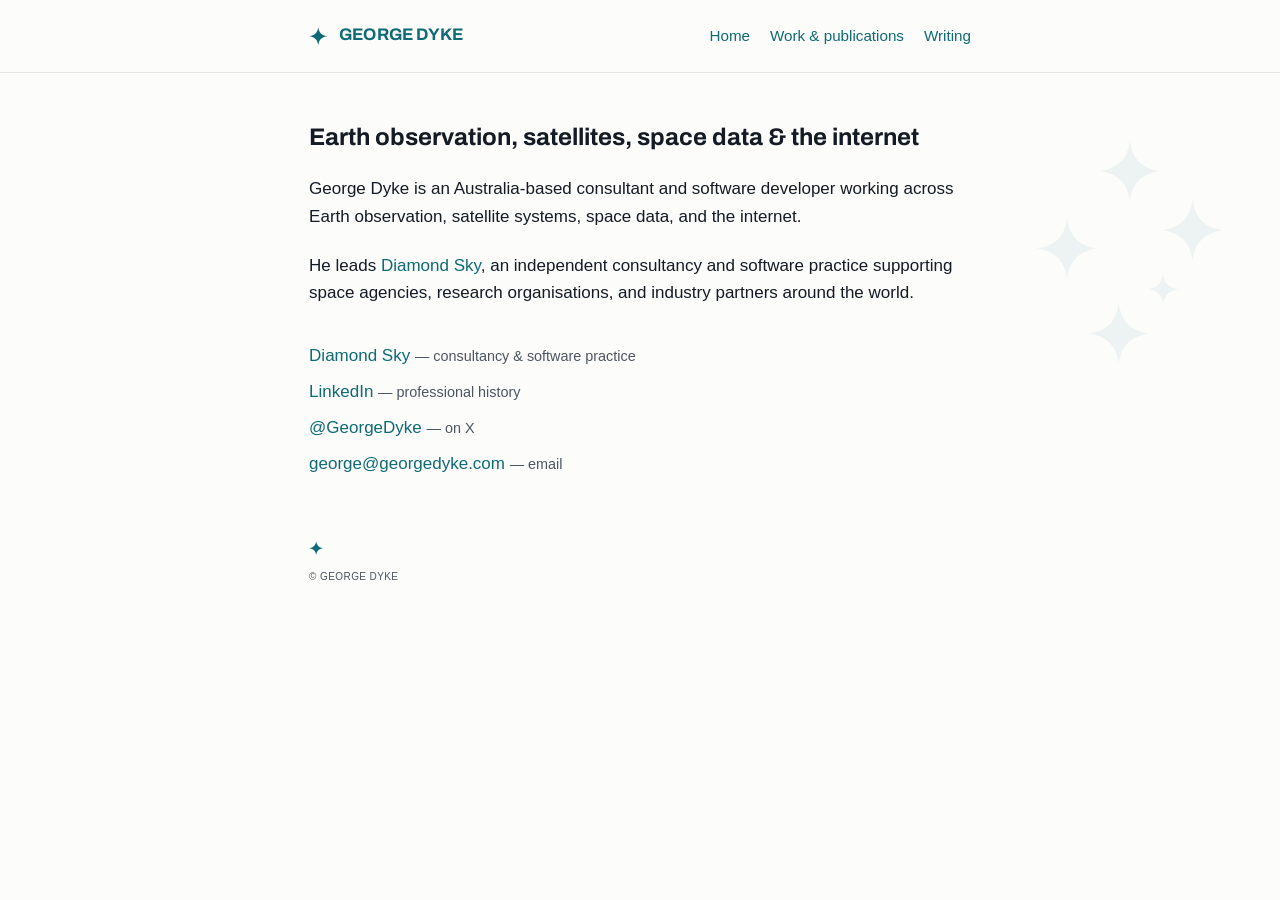
<file: index.html>
<!DOCTYPE html>
<html lang="en">

<head>
    <meta charset="utf-8">
    <title>George Dyke</title>

    <link rel="icon" type="image/svg+xml" href="assets/favicon.svg">
    <link rel="icon" type="image/png" sizes="32x32" href="assets/favicon-32.png">
    <link rel="apple-touch-icon" href="assets/favicon-180.png">

    <meta name="viewport" content="width=device-width, initial-scale=1">
    <meta name="description"
        content="George Dyke is an Australia-based consultant and software developer working across Earth observation, satellite systems, space data, and the internet.">
    <meta name="robots" content="index, follow">

    <!-- Canonical -->
    <link rel="canonical" href="https://georgedyke.com/">

    <!-- Social cards -->
    <meta property="og:title" content="George Dyke">
    <meta property="og:description"
        content="George Dyke is an Australia-based consultant and software developer working across Earth observation, satellite systems, space data, and the internet.">
    <meta property="og:type" content="profile">
    <meta property="og:url" content="https://georgedyke.com/">
    <meta property="og:image" content="https://georgedyke.com/assets/og.png">
    <meta property="og:image:width" content="1200">
    <meta property="og:image:height" content="630">
    <meta name="twitter:card" content="summary_large_image">

    <!-- Structured data -->
    <script type="application/ld+json">
    {
      "@context": "https://schema.org",
      "@graph": [
        {
          "@type": "Person",
          "@id": "https://georgedyke.com/#person",
          "name": "George Dyke",
          "url": "https://georgedyke.com/",
          "email": "mailto:george@georgedyke.com",
          "jobTitle": "Consultant & Software Developer",
          "description": "Australia-based consultant and software developer working across Earth observation, satellite systems, space data, and the internet.",
          "homeLocation": { "@type": "Place", "name": "Australia" },
          "worksFor": {
            "@type": "Organization",
            "name": "Diamond Sky Australis Pty Ltd",
            "alternateName": "Diamond Sky",
            "url": "https://diamondsky.au/"
          },
          "knowsAbout": [
            "Earth observation",
            "satellite systems",
            "space data",
            "data infrastructure",
            "EO sector analysis"
          ],
          "sameAs": [
            "https://www.linkedin.com/in/georgedyke/",
            "https://twitter.com/georgedyke",
            "https://x.com/georgedyke"
          ]
        },
        {
          "@type": "WebApplication",
          "name": "CEOS Database",
          "url": "https://database.eohandbook.com",
          "description": "The database of Earth observation satellites, instruments, and measurements behind the CEOS EO Handbook and CEOS reporting.",
          "maintainer": { "@id": "https://georgedyke.com/#person" }
        }
      ]
    }
    </script>

    <!-- Wordmark font -->
    <link rel="preconnect" href="https://fonts.googleapis.com">
    <link rel="preconnect" href="https://fonts.gstatic.com" crossorigin>
    <link href="https://fonts.googleapis.com/css2?family=Archivo:wght@700&display=swap" rel="stylesheet">

    <!-- Shared styles -->
    <link rel="stylesheet" href="/assets/site.css">
    <link rel="alternate" type="application/rss+xml" title="George Dyke — Writing" href="/writing/feed.xml">
</head>

<body>
    <header class="site-header">
        <div class="inner">
            <a class="lockup" href="/">
                <svg viewBox="-50 -50 100 100" aria-hidden="true" focusable="false">
                    <path d="M0 -48 C4 -19 19 -4 48 0 C19 4 4 19 0 48 C-4 19 -19 4 -48 0 C-19 -4 -4 -19 0 -48 Z" fill="#0E6A75"></path>
                </svg>
                GEORGE&nbsp;DYKE
            </a>
            <nav>
                <a href="/" aria-current="page">Home</a>
                <a href="/work/">Work &amp; publications</a>
                <a href="/writing/">Writing</a>
            </nav>
        </div>
    </header>

    <div class="hero-mark" aria-hidden="true">
        <svg viewBox="0 0 130 150" focusable="false">
            <g fill="#0E6A75"><path d="M60 103.7 C61.4 113.5 66.5 118.6 76.3 120 C66.5 121.4 61.4 126.5 60 136.3 C58.6 126.5 53.5 121.4 43.7 120 C53.5 118.6 58.6 113.5 60 103.7 Z"></path><path d="M66 15.7 C67.4 25.5 72.5 30.6 82.3 32 C72.5 33.4 67.4 38.5 66 48.3 C64.6 38.5 59.5 33.4 49.7 32 C59.5 30.6 64.6 25.5 66 15.7 Z"></path><path d="M32 57.7 C33.4 67.5 38.5 72.6 48.3 74 C38.5 75.4 33.4 80.5 32 90.3 C30.6 80.5 25.5 75.4 15.7 74 C25.5 72.6 30.6 67.5 32 57.7 Z"></path><path d="M100 47.7 C101.4 57.5 106.5 62.6 116.3 64 C106.5 65.4 101.4 70.5 100 80.3 C98.6 70.5 93.5 65.4 83.7 64 C93.5 62.6 98.6 57.5 100 47.7 Z"></path><path d="M84 87.8 C84.7 92.8 87.2 95.3 92.2 96 C87.2 96.7 84.7 99.2 84 104.2 C83.3 99.2 80.8 96.7 75.8 96 C80.8 95.3 83.3 92.8 84 87.8 Z"></path></g>
        </svg>
    </div>

    <main class="container">
        <h1>Earth observation, satellites, space data &amp; the internet</h1>

        <p>
            George Dyke is an Australia-based consultant and software developer working across
            Earth observation, satellite systems, space data, and the internet.
        </p>

        <p>
            He leads <a href="https://diamondsky.au" target="_blank" rel="noopener">Diamond Sky</a>,
            an independent consultancy and software practice supporting space agencies, research
            organisations, and industry partners around the world.
        </p>

        <ul class="links">
            <li>
                <a href="https://diamondsky.au" target="_blank" rel="noopener">Diamond Sky</a>
                <span class="what">— consultancy &amp; software practice</span>
            </li>
            <li>
                <a href="https://www.linkedin.com/in/georgedyke/" target="_blank" rel="noopener">LinkedIn</a>
                <span class="what">— professional history</span>
            </li>
            <li>
                <a href="https://twitter.com/georgedyke" target="_blank" rel="noopener">@GeorgeDyke</a>
                <span class="what">— on X</span>
            </li>
            <li>
                <a href="mailto:george@georgedyke.com">george@georgedyke.com</a>
                <span class="what">— email</span>
            </li>
        </ul>

        <footer>
            <svg viewBox="-50 -50 100 100" aria-hidden="true" focusable="false">
                <path d="M0 -48 C4 -19 19 -4 48 0 C19 4 4 19 0 48 C-4 19 -19 4 -48 0 C-19 -4 -4 -19 0 -48 Z" fill="#0E6A75"></path>
            </svg>
            © George Dyke
        </footer>
    </main>
<!-- Cloudflare Web Analytics --><script type='module' src='https://static.cloudflareinsights.com/beacon.min.js' data-cf-beacon='{"token": "c4d948224bc54eba8bc212570ffcdeda"}'></script><!-- End Cloudflare Web Analytics -->
</body>

</html>
</file>
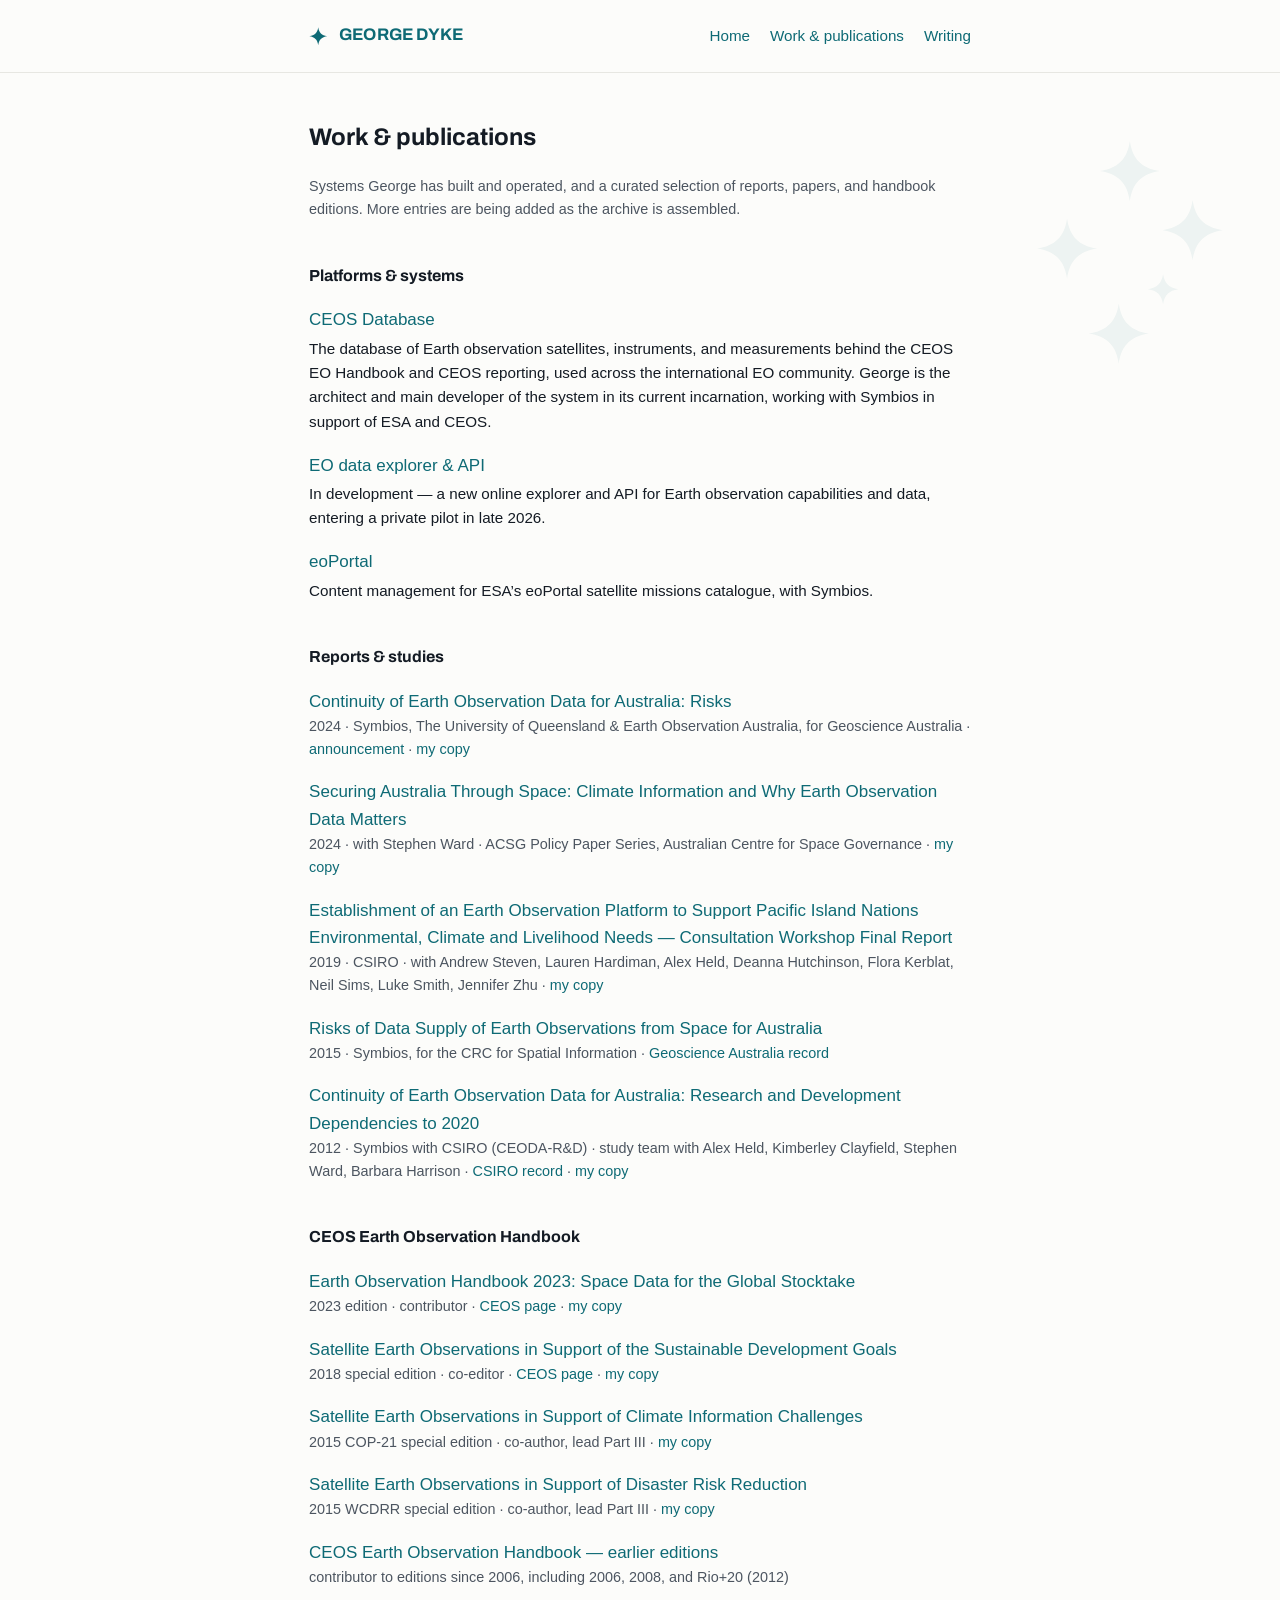
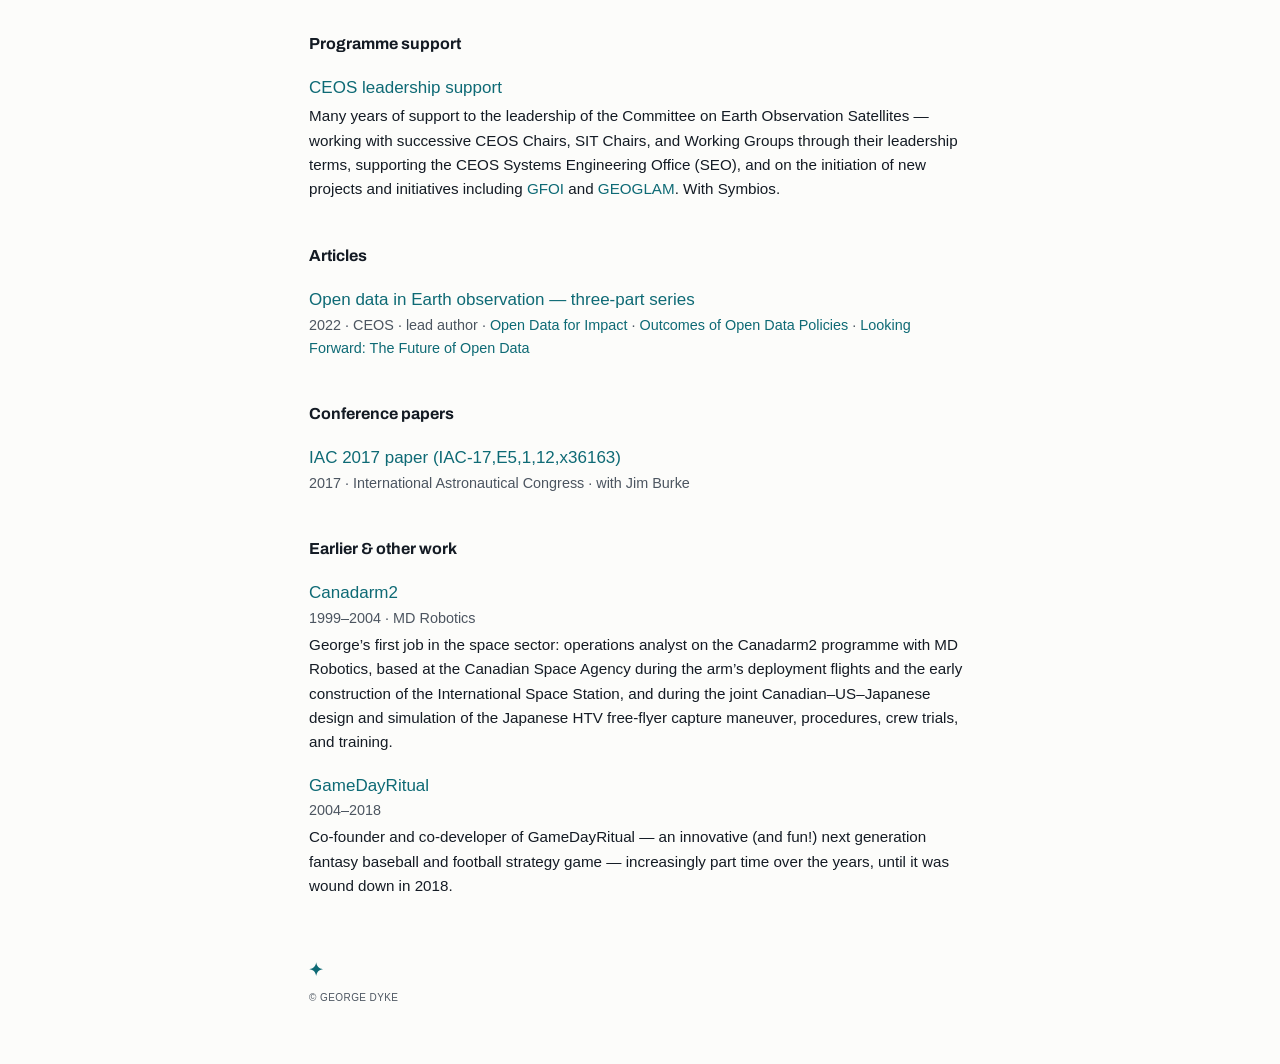
<file: publications/index.html>
<!DOCTYPE html>
<html lang="en">
<head>
    <meta charset="utf-8">
    <title>Work &amp; publications — George Dyke</title>
    <meta name="robots" content="noindex">
    <link rel="canonical" href="https://georgedyke.com/work/">
    <meta http-equiv="refresh" content="0; url=/work/">
</head>
<body>
    <p>This page has moved to <a href="/work/">georgedyke.com/work</a>.</p>
</body>
</html>
</file>
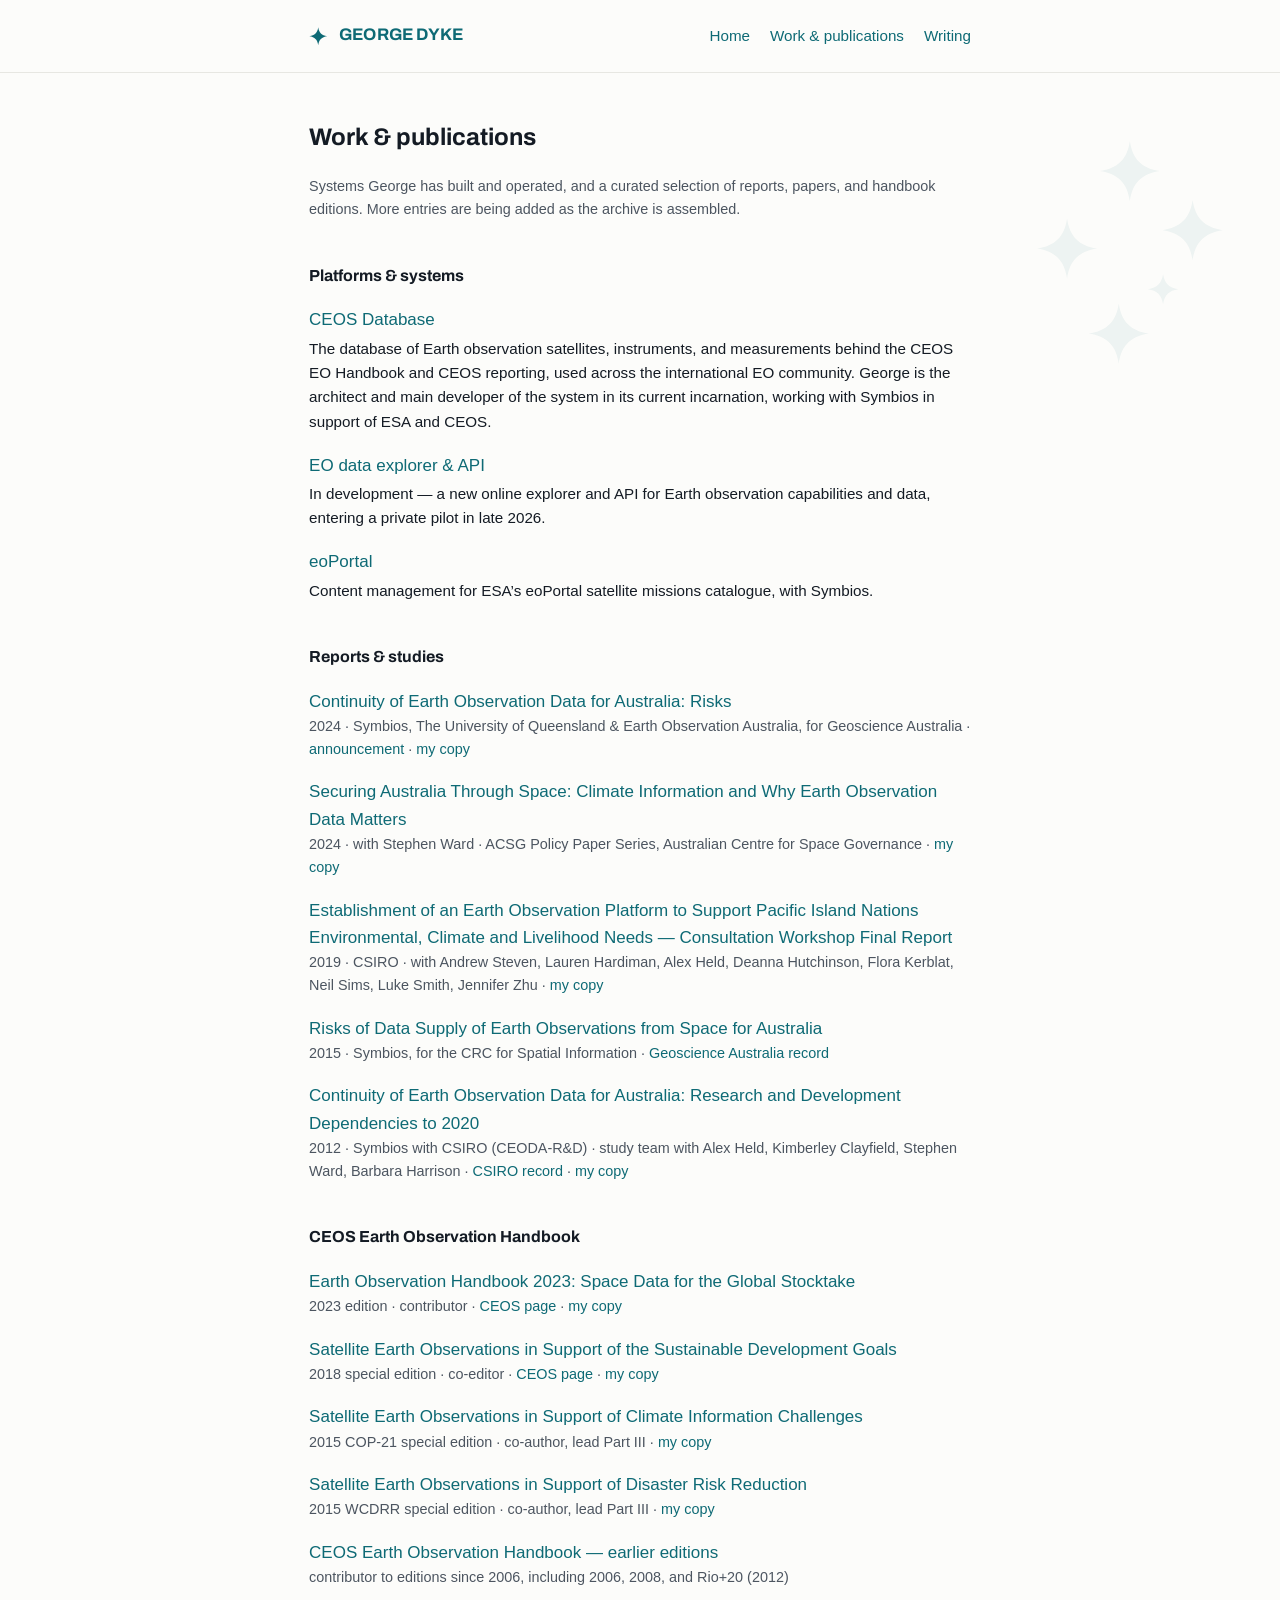
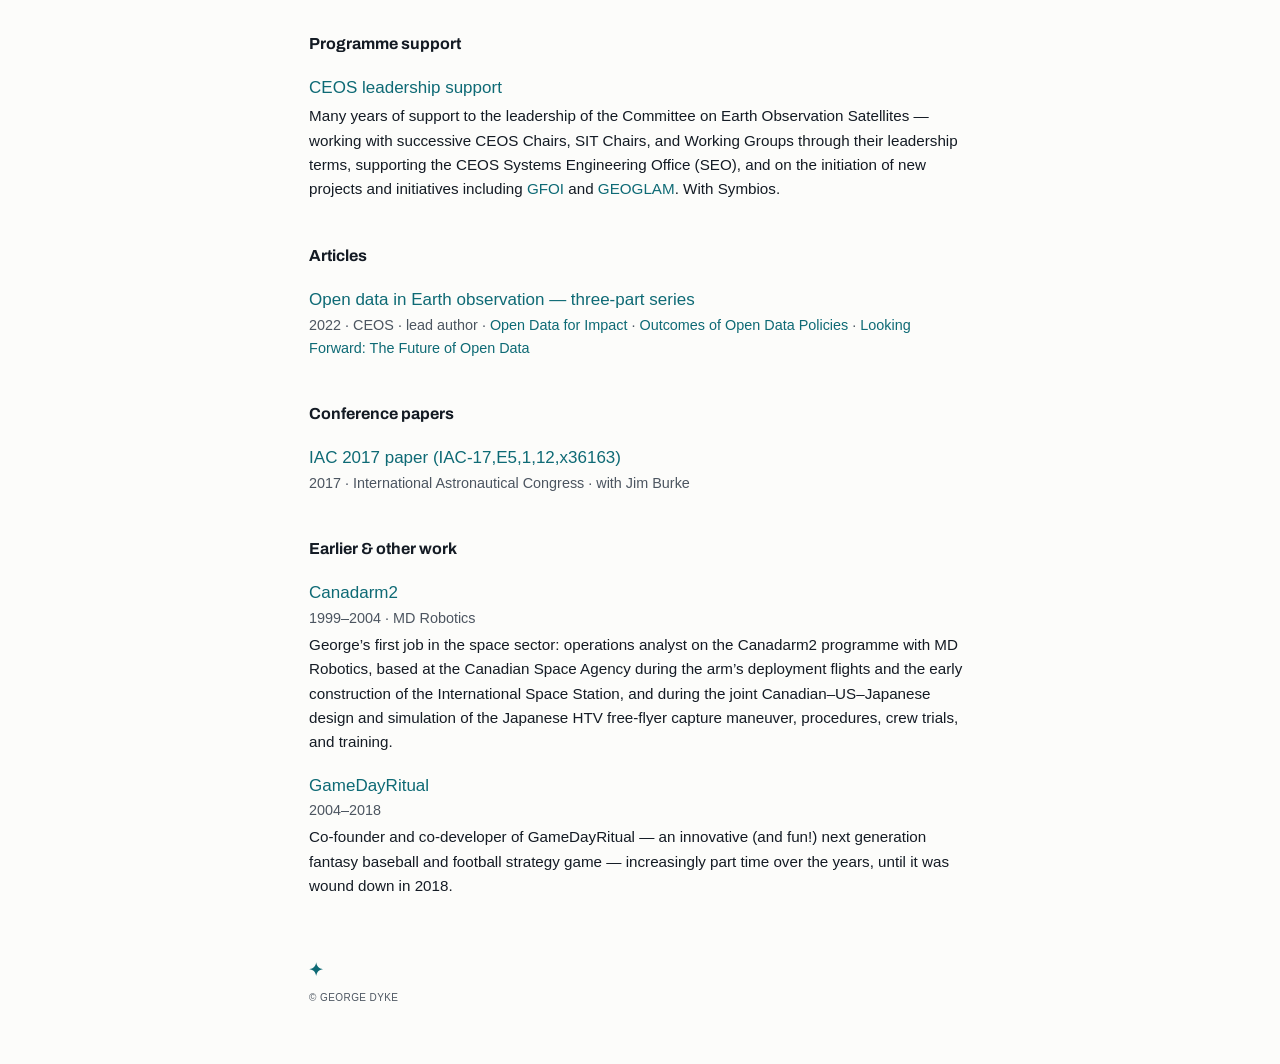
<file: work/index.html>
<!DOCTYPE html>
<html lang="en">

<head>
    <meta charset="utf-8">
    <title>Work &amp; publications — George Dyke</title>

    <link rel="icon" type="image/svg+xml" href="/assets/favicon.svg">
    <link rel="icon" type="image/png" sizes="32x32" href="/assets/favicon-32.png">
    <link rel="apple-touch-icon" href="/assets/favicon-180.png">

    <meta name="viewport" content="width=device-width, initial-scale=1">
    <meta name="description"
        content="Work and selected publications by George Dyke — the CEOS Database and other Earth observation systems, reports, and CEOS Earth Observation Handbook editions.">
    <meta name="robots" content="index, follow">

    <!-- Canonical -->
    <link rel="canonical" href="https://georgedyke.com/work/">

    <!-- Wordmark font -->
    <link rel="preconnect" href="https://fonts.googleapis.com">
    <link rel="preconnect" href="https://fonts.gstatic.com" crossorigin>
    <link href="https://fonts.googleapis.com/css2?family=Archivo:wght@700&display=swap" rel="stylesheet">

    <!-- Shared styles -->
    <link rel="stylesheet" href="/assets/site.css">
    <link rel="alternate" type="application/rss+xml" title="George Dyke — Writing" href="/writing/feed.xml">
</head>

<body>
    <header class="site-header">
        <div class="inner">
            <a class="lockup" href="/">
                <svg viewBox="-50 -50 100 100" aria-hidden="true" focusable="false">
                    <path d="M0 -48 C4 -19 19 -4 48 0 C19 4 4 19 0 48 C-4 19 -19 4 -48 0 C-19 -4 -4 -19 0 -48 Z" fill="#0E6A75"></path>
                </svg>
                GEORGE&nbsp;DYKE
            </a>
            <nav>
                <a href="/">Home</a>
                <a href="/work/" aria-current="page">Work &amp; publications</a>
                <a href="/writing/">Writing</a>
            </nav>
        </div>
    </header>

    <div class="hero-mark" aria-hidden="true">
        <svg viewBox="0 0 130 150" focusable="false">
            <g fill="#0E6A75"><path d="M60 103.7 C61.4 113.5 66.5 118.6 76.3 120 C66.5 121.4 61.4 126.5 60 136.3 C58.6 126.5 53.5 121.4 43.7 120 C53.5 118.6 58.6 113.5 60 103.7 Z"></path><path d="M66 15.7 C67.4 25.5 72.5 30.6 82.3 32 C72.5 33.4 67.4 38.5 66 48.3 C64.6 38.5 59.5 33.4 49.7 32 C59.5 30.6 64.6 25.5 66 15.7 Z"></path><path d="M32 57.7 C33.4 67.5 38.5 72.6 48.3 74 C38.5 75.4 33.4 80.5 32 90.3 C30.6 80.5 25.5 75.4 15.7 74 C25.5 72.6 30.6 67.5 32 57.7 Z"></path><path d="M100 47.7 C101.4 57.5 106.5 62.6 116.3 64 C106.5 65.4 101.4 70.5 100 80.3 C98.6 70.5 93.5 65.4 83.7 64 C93.5 62.6 98.6 57.5 100 47.7 Z"></path><path d="M84 87.8 C84.7 92.8 87.2 95.3 92.2 96 C87.2 96.7 84.7 99.2 84 104.2 C83.3 99.2 80.8 96.7 75.8 96 C80.8 95.3 83.3 92.8 84 87.8 Z"></path></g>
        </svg>
    </div>

    <main class="container">
        <h1>Work &amp; publications</h1>

        <p class="note">
            Systems George has built and operated, and a curated selection of reports, papers, and
            handbook editions. More entries are being added as the archive is assembled.
        </p>

        <h3>Platforms &amp; systems</h3>
        <ul class="pubs">
            <li>
                <a href="https://database.eohandbook.com" target="_blank" rel="noopener">CEOS Database</a>
                <span class="desc">The database of Earth observation satellites, instruments, and
                    measurements behind the CEOS EO Handbook and CEOS reporting, used across the
                    international EO community. George is the architect and main developer of the system
                    in its current incarnation, working with Symbios in support of ESA and CEOS.</span>
            </li>
            <li>
                <a href="https://diamondsky.au/work/" target="_blank" rel="noopener">EO data explorer &amp; API</a>
                <span class="desc">In development — a new online explorer and API for Earth observation
                    capabilities and data, entering a private pilot in late 2026.</span>
            </li>
            <li>
                <a href="https://www.eoportal.org/" target="_blank" rel="noopener">eoPortal</a>
                <span class="desc">Content management for ESA&rsquo;s eoPortal satellite missions
                    catalogue, with Symbios.</span>
            </li>
        </ul>

        <h3>Reports &amp; studies</h3>
        <ul class="pubs">
            <li>
                <a href="https://www.eoa.org.au/s/Continuity-of-Earth-Observation-Data-for-Australia-Risks.pdf"
                    target="_blank" rel="noopener">Continuity of Earth Observation Data for Australia: Risks</a>
                <span class="meta">2024 · Symbios, The University of Queensland &amp; Earth Observation
                    Australia, for Geoscience Australia ·
                    <a href="https://www.eoa.org.au/news/2024/4/9/continuity-of-earth-observation-data-for-australia-risks-report-released"
                        target="_blank" rel="noopener">announcement</a> ·
                    <a href="/pubs/dyke-2024-ceoda-risks.pdf" target="_blank" rel="noopener">my copy</a></span>
            </li>
            <li>
                <a href="https://static1.squarespace.com/static/68b7efbc4a6cf376335c3e37/t/68bf946809d6b8575da5a024/1757385832046/George+and+Stephen+-+Security+Australia+Through+Space_Climate+information+and+why+earth+observation+data+matters.pdf"
                    target="_blank" rel="noopener">Securing Australia Through Space: Climate Information and
                    Why Earth Observation Data Matters</a>
                <span class="meta">2024 · with Stephen Ward · ACSG Policy Paper Series, Australian Centre for
                    Space Governance ·
                    <a href="/pubs/dyke-ward-2024-securing-australia-through-space-climate-eo.pdf"
                        target="_blank" rel="noopener">my copy</a></span>
            </li>
            <li>
                <a href="https://research.csiro.au/cceo/wp-content/uploads/sites/252/2018/10/Final-report-EO4Pacific.pdf"
                    target="_blank" rel="noopener">Establishment of an Earth Observation Platform to Support
                    Pacific Island Nations Environmental, Climate and Livelihood Needs — Consultation Workshop
                    Final Report</a>
                <span class="meta">2019 · CSIRO · with Andrew Steven, Lauren Hardiman, Alex Held, Deanna
                    Hutchinson, Flora Kerblat, Neil Sims, Luke Smith, Jennifer Zhu ·
                    <a href="/pubs/steven-dyke-2019-eo-platform-pacific-islands-workshop-report.pdf"
                        target="_blank" rel="noopener">my copy</a></span>
            </li>
            <li>
                <a href="/pubs/dyke-2015-risks-of-data-supply-eo-australia.pdf" target="_blank"
                    rel="noopener">Risks of Data Supply of Earth Observations from Space for Australia</a>
                <span class="meta">2015 · Symbios, for the CRC for Spatial Information ·
                    <a href="https://ecat.ga.gov.au/geonetwork/srv/api/records/266bfbc3-d120-0076-e053-12a3070a3199?language=eng"
                        target="_blank" rel="noopener">Geoscience Australia record</a></span>
            </li>
            <li>
                <a href="https://publications.csiro.au/rpr/download?dsid=DS6&amp;pid=csiro:EP121193"
                    target="_blank" rel="noopener">Continuity of Earth Observation Data for Australia:
                    Research and Development Dependencies to 2020</a>
                <span class="meta">2012 · Symbios with CSIRO (CEODA-R&amp;D) · study team with Alex Held, Kimberley
                    Clayfield, Stephen Ward, Barbara Harrison ·
                    <a href="https://publications.csiro.au/rpr/pub?pid=csiro:EP121193" target="_blank"
                        rel="noopener">CSIRO record</a> ·
                    <a href="/pubs/csiro-2012-ceoda-rd.pdf" target="_blank" rel="noopener">my copy</a></span>
            </li>
        </ul>

        <h3>CEOS Earth Observation Handbook</h3>
        <ul class="pubs">
            <li>
                <a href="https://eohandbook.com/gst/documents/CEOS_EO_Handbook_2023_light.pdf" target="_blank"
                    rel="noopener">Earth Observation Handbook 2023: Space Data for the Global Stocktake</a>
                <span class="meta">2023 edition · contributor ·
                    <a href="https://ceos.org/news/eohb-2023/" target="_blank" rel="noopener">CEOS page</a> ·
                    <a href="/pubs/ceos-eohb-2023-gst.pdf" target="_blank" rel="noopener">my copy</a></span>
            </li>
            <li>
                <a href="https://eohandbook.com/sdg/files/CEOS_EOHB_2018_SDG.pdf" target="_blank"
                    rel="noopener">Satellite Earth Observations in Support of the Sustainable Development Goals</a>
                <span class="meta">2018 special edition · co-editor ·
                    <a href="https://ceos.org/home-2/eohb-sdgs/" target="_blank" rel="noopener">CEOS page</a> ·
                    <a href="/pubs/ceos-eohb-2018-sdg.pdf" target="_blank" rel="noopener">my copy</a></span>
            </li>
            <li>
                <a href="https://eohandbook.com/cop21/files/CEOS_EOHB_2015_COP21.pdf" target="_blank"
                    rel="noopener">Satellite Earth Observations in Support of Climate Information Challenges</a>
                <span class="meta">2015 COP-21 special edition · co-author, lead Part III ·
                    <a href="/pubs/ceos-eohb-2015-cop21.pdf" target="_blank" rel="noopener">my copy</a></span>
            </li>
            <li>
                <a href="https://eohandbook.com/eohb2015/files/CEOS_EOHB_2015_WCDRR.pdf" target="_blank"
                    rel="noopener">Satellite Earth Observations in Support of Disaster Risk Reduction</a>
                <span class="meta">2015 WCDRR special edition · co-author, lead Part III ·
                    <a href="/pubs/ceos-eohb-2015-wcdrr.pdf" target="_blank" rel="noopener">my copy</a></span>
            </li>
            <li>
                <a href="https://eohandbook.com/" target="_blank" rel="noopener">CEOS Earth Observation
                    Handbook — earlier editions</a>
                <span class="meta">contributor to editions since 2006, including 2006, 2008, and Rio+20
                    (2012)</span>
            </li>
        </ul>

        <h3>Programme support</h3>
        <ul class="pubs">
            <li>
                <a href="https://ceos.org/" target="_blank" rel="noopener">CEOS leadership support</a>
                <span class="desc">Many years of support to the leadership of the Committee on Earth
                    Observation Satellites — working with successive CEOS Chairs, SIT Chairs, and
                    Working Groups through their leadership terms, supporting the CEOS Systems
                    Engineering Office (SEO), and on the initiation of new projects and initiatives
                    including <a href="https://www.fao.org/gfoi/" target="_blank"
                        rel="noopener">GFOI</a> and <a href="https://geoglam.org/" target="_blank"
                        rel="noopener">GEOGLAM</a>. With Symbios.</span>
            </li>
        </ul>

        <h3>Articles</h3>
        <ul class="pubs">
            <li>
                <a href="https://ceos.org/news/open-data-part1/" target="_blank" rel="noopener">Open data in
                    Earth observation — three-part series</a>
                <span class="meta">2022 · CEOS · lead author ·
                    <a href="https://ceos.org/news/open-data-part1/" target="_blank" rel="noopener">Open Data
                        for Impact</a> ·
                    <a href="https://ceos.org/news/open-data-part-2/" target="_blank" rel="noopener">Outcomes
                        of Open Data Policies</a> ·
                    <a href="https://ceos.org/news/open-data-part3/" target="_blank" rel="noopener">Looking
                        Forward: The Future of Open Data</a></span>
            </li>
        </ul>

        <h3>Conference papers</h3>
        <ul class="pubs">
            <li>
                <a href="https://iafastro.directory/iac/paper/id/36163/summary/" target="_blank"
                    rel="noopener">IAC 2017 paper (IAC-17,E5,1,12,x36163)</a>
                <span class="meta">2017 · International Astronautical Congress · with Jim Burke</span>
            </li>
        </ul>

        <h3>Earlier &amp; other work</h3>
        <ul class="pubs">
            <li>
                <a href="https://www.asc-csa.gc.ca/eng/iss/canadarm2/" target="_blank"
                    rel="noopener">Canadarm2</a>
                <span class="meta">1999&ndash;2004 · MD Robotics</span>
                <span class="desc">George&rsquo;s first job in the space sector: operations analyst on
                    the Canadarm2 programme with MD Robotics, based at the Canadian Space Agency during
                    the arm&rsquo;s deployment flights and the early construction of the International
                    Space Station, and during the joint Canadian&ndash;US&ndash;Japanese design and
                    simulation of the Japanese HTV free-flyer capture maneuver, procedures, crew
                    trials, and training.</span>
            </li>
            <li>
                <a href="https://gamedayritual.com" target="_blank" rel="noopener">GameDayRitual</a>
                <span class="meta">2004&ndash;2018</span>
                <span class="desc">Co-founder and co-developer of GameDayRitual — an innovative (and
                    fun!) next generation fantasy baseball and football strategy game — increasingly
                    part time over the years, until it was wound down in 2018.</span>
            </li>
        </ul>

        <footer>
            <svg viewBox="-50 -50 100 100" aria-hidden="true" focusable="false">
                <path d="M0 -48 C4 -19 19 -4 48 0 C19 4 4 19 0 48 C-4 19 -19 4 -48 0 C-19 -4 -4 -19 0 -48 Z" fill="#0E6A75"></path>
            </svg>
            © George Dyke
        </footer>
    </main>
<!-- Cloudflare Web Analytics --><script type='module' src='https://static.cloudflareinsights.com/beacon.min.js' data-cf-beacon='{"token": "c4d948224bc54eba8bc212570ffcdeda"}'></script><!-- End Cloudflare Web Analytics -->
</body>

</html>
</file>
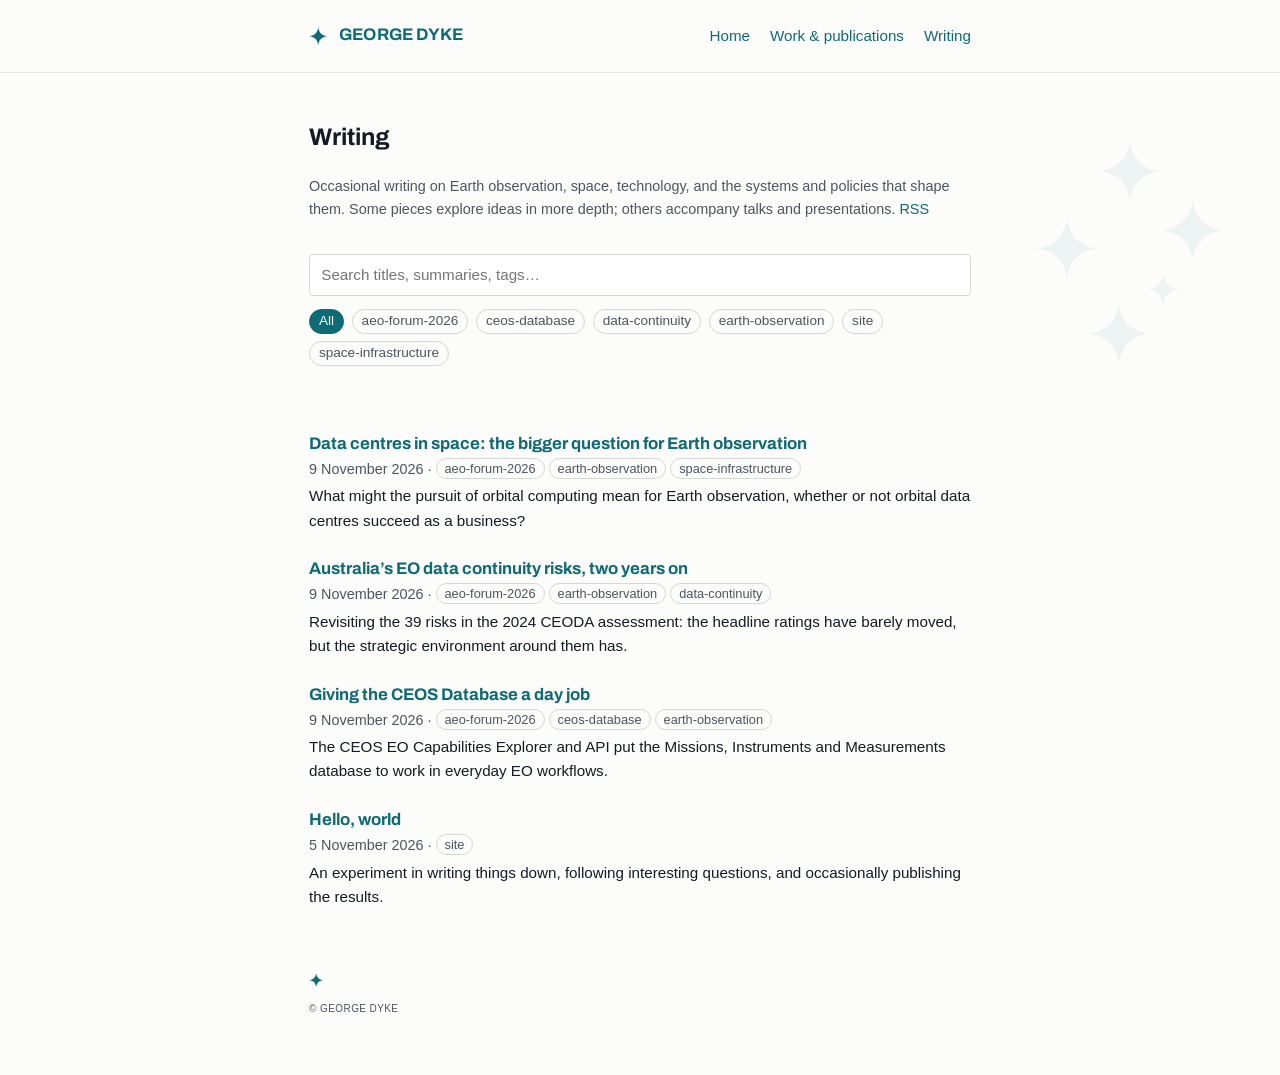
<file: writing/index.html>
<!DOCTYPE html>
<html lang="en">

<head>
    <meta charset="utf-8">
    <title>Writing — George Dyke</title>

    <link rel="icon" type="image/svg+xml" href="/assets/favicon.svg">
    <link rel="icon" type="image/png" sizes="32x32" href="/assets/favicon-32.png">
    <link rel="apple-touch-icon" href="/assets/favicon-180.png">

    <meta name="viewport" content="width=device-width, initial-scale=1">
    <meta name="description"
        content="Occasional writing by George Dyke on Earth observation, space, technology, and the systems and policies that shape them.">
    <meta name="robots" content="index, follow">

    <!-- Canonical -->
    <link rel="canonical" href="https://georgedyke.com/writing/">

    <!-- Social cards -->
    <meta property="og:title" content="Writing — George Dyke">
    <meta property="og:description"
        content="Occasional writing by George Dyke on Earth observation, space, technology, and the systems and policies that shape them.">
    <meta property="og:type" content="website">
    <meta property="og:url" content="https://georgedyke.com/writing/">
    <meta property="og:image" content="https://georgedyke.com/assets/og.png">
    <meta property="og:image:width" content="1200">
    <meta property="og:image:height" content="630">
    <meta name="twitter:card" content="summary_large_image">

    <!-- Structured data -->
    <script type="application/ld+json">
    {
      "@context": "https://schema.org",
      "@type": "Blog",
      "@id": "https://georgedyke.com/writing/#blog",
      "name": "Writing — George Dyke",
      "url": "https://georgedyke.com/writing/",
      "description": "Occasional writing by George Dyke on Earth observation, space, technology, and the systems and policies that shape them.",
      "author": { "@id": "https://georgedyke.com/#person" },
      "inLanguage": "en"
    }
    </script>

    <!-- Wordmark font -->
    <link rel="preconnect" href="https://fonts.googleapis.com">
    <link rel="preconnect" href="https://fonts.gstatic.com" crossorigin>
    <link href="https://fonts.googleapis.com/css2?family=Archivo:wght@700&display=swap" rel="stylesheet">

    <!-- Shared styles -->
    <link rel="stylesheet" href="/assets/site.css">
    <link rel="alternate" type="application/rss+xml" title="George Dyke — Writing" href="/writing/feed.xml">
</head>

<body>
    <header class="site-header">
        <div class="inner">
            <a class="lockup" href="/">
                <svg viewBox="-50 -50 100 100" aria-hidden="true" focusable="false">
                    <path d="M0 -48 C4 -19 19 -4 48 0 C19 4 4 19 0 48 C-4 19 -19 4 -48 0 C-19 -4 -4 -19 0 -48 Z" fill="#0E6A75"></path>
                </svg>
                GEORGE&nbsp;DYKE
            </a>
            <nav>
                <a href="/">Home</a>
                <a href="/work/">Work &amp; publications</a>
                <a href="/writing/" aria-current="page">Writing</a>
            </nav>
        </div>
    </header>

    <div class="hero-mark" aria-hidden="true">
        <svg viewBox="0 0 130 150" focusable="false">
            <g fill="#0E6A75"><path d="M60 103.7 C61.4 113.5 66.5 118.6 76.3 120 C66.5 121.4 61.4 126.5 60 136.3 C58.6 126.5 53.5 121.4 43.7 120 C53.5 118.6 58.6 113.5 60 103.7 Z"></path><path d="M66 15.7 C67.4 25.5 72.5 30.6 82.3 32 C72.5 33.4 67.4 38.5 66 48.3 C64.6 38.5 59.5 33.4 49.7 32 C59.5 30.6 64.6 25.5 66 15.7 Z"></path><path d="M32 57.7 C33.4 67.5 38.5 72.6 48.3 74 C38.5 75.4 33.4 80.5 32 90.3 C30.6 80.5 25.5 75.4 15.7 74 C25.5 72.6 30.6 67.5 32 57.7 Z"></path><path d="M100 47.7 C101.4 57.5 106.5 62.6 116.3 64 C106.5 65.4 101.4 70.5 100 80.3 C98.6 70.5 93.5 65.4 83.7 64 C93.5 62.6 98.6 57.5 100 47.7 Z"></path><path d="M84 87.8 C84.7 92.8 87.2 95.3 92.2 96 C87.2 96.7 84.7 99.2 84 104.2 C83.3 99.2 80.8 96.7 75.8 96 C80.8 95.3 83.3 92.8 84 87.8 Z"></path></g>
        </svg>
    </div>

    <main class="container">
        <h1>Writing</h1>

        <p class="note">
            Occasional writing on Earth observation, space, technology, and the systems and policies
            that shape them. Some pieces explore ideas in more depth; others accompany talks and
            presentations. <a href="/writing/feed.xml">RSS</a>
        </p>

        <div class="filters" hidden>
            <label class="search">
                <span class="visually-hidden">Search writing</span>
                <input type="search" id="q" placeholder="Search titles, summaries, tags&hellip;" autocomplete="off">
            </label>
            <ul class="tags" id="tags" aria-label="Filter by tag"></ul>
            <p class="filter-status" id="status" aria-live="polite"></p>
        </div>

        <ul class="posts" id="posts">
            <!-- Newest first. Keep in sync with feed.xml. Tags: space-separated slugs in data-tags. -->
            <li data-tags="aeo-forum-2026 earth-observation space-infrastructure">
                <a class="title" href="/writing/data-centres-in-space/">Data centres in space: the bigger question for Earth observation</a>
                <span class="meta">
                    <time datetime="2026-11-09">9 November 2026</time>
                    · <a class="tag" href="/writing/?tag=aeo-forum-2026">aeo-forum-2026</a>
                    <a class="tag" href="/writing/?tag=earth-observation">earth-observation</a>
                    <a class="tag" href="/writing/?tag=space-infrastructure">space-infrastructure</a>
                </span>
                <span class="summary">What might the pursuit of orbital computing mean for Earth observation, whether or not orbital data centres succeed as a business?</span>
            </li>
            <li data-tags="aeo-forum-2026 earth-observation data-continuity">
                <a class="title" href="/writing/eo-data-continuity-revisited/">Australia&rsquo;s EO data continuity risks, two years on</a>
                <span class="meta">
                    <time datetime="2026-11-09">9 November 2026</time>
                    · <a class="tag" href="/writing/?tag=aeo-forum-2026">aeo-forum-2026</a>
                    <a class="tag" href="/writing/?tag=earth-observation">earth-observation</a>
                    <a class="tag" href="/writing/?tag=data-continuity">data-continuity</a>
                </span>
                <span class="summary">Revisiting the 39 risks in the 2024 CEODA assessment: the headline ratings have barely moved, but the strategic environment around them has.</span>
            </li>
            <li data-tags="aeo-forum-2026 ceos-database earth-observation">
                <a class="title" href="/writing/ceos-database-day-job/">Giving the CEOS Database a day job</a>
                <span class="meta">
                    <time datetime="2026-11-09">9 November 2026</time>
                    · <a class="tag" href="/writing/?tag=aeo-forum-2026">aeo-forum-2026</a>
                    <a class="tag" href="/writing/?tag=ceos-database">ceos-database</a>
                    <a class="tag" href="/writing/?tag=earth-observation">earth-observation</a>
                </span>
                <span class="summary">The CEOS EO Capabilities Explorer and API put the Missions, Instruments and Measurements database to work in everyday EO workflows.</span>
            </li>
            <li data-tags="site">
                <a class="title" href="/writing/hello-world/">Hello, world</a>
                <span class="meta">
                    <time datetime="2026-11-05">5 November 2026</time>
                    · <a class="tag" href="/writing/?tag=site">site</a>
                </span>
                <span class="summary">An experiment in writing things down, following interesting questions, and occasionally publishing the results.</span>
            </li>
        </ul>

        <p class="note" id="empty" hidden>Nothing matches. <a href="/writing/">Clear filters</a>.</p>

        <footer>
            <svg viewBox="-50 -50 100 100" aria-hidden="true" focusable="false">
                <path d="M0 -48 C4 -19 19 -4 48 0 C19 4 4 19 0 48 C-4 19 -19 4 -48 0 C-19 -4 -4 -19 0 -48 Z" fill="#0E6A75"></path>
            </svg>
            © George Dyke
        </footer>
    </main>
<script>
    (function () {
        var posts = Array.prototype.slice.call(document.querySelectorAll('#posts > li'));
        if (!posts.length) return;

        var filters = document.querySelector('.filters');
        var input = document.getElementById('q');
        var tagList = document.getElementById('tags');
        var status = document.getElementById('status');
        var empty = document.getElementById('empty');

        // Collect tags from the entries so the list never drifts from the posts.
        var counts = {};
        posts.forEach(function (li) {
            (li.dataset.tags || '').split(/\s+/).filter(Boolean).forEach(function (t) {
                counts[t] = (counts[t] || 0) + 1;
            });
        });
        var tags = Object.keys(counts).sort();

        var allLi = document.createElement('li');
        allLi.innerHTML = '<a href="/writing/" data-tag="">All</a>';
        tagList.appendChild(allLi);
        tags.forEach(function (t) {
            var li = document.createElement('li');
            li.innerHTML = '<a href="/writing/?tag=' + encodeURIComponent(t) + '" data-tag="' + t + '">' + t + '</a>';
            tagList.appendChild(li);
        });

        var state = { tag: '', q: '' };

        function apply() {
            var q = state.q.trim().toLowerCase();
            var shown = 0;
            posts.forEach(function (li) {
                var tagsOf = (li.dataset.tags || '').split(/\s+/);
                var text = li.textContent.toLowerCase() + ' ' + tagsOf.join(' ');
                var ok = (!state.tag || tagsOf.indexOf(state.tag) !== -1) && (!q || text.indexOf(q) !== -1);
                li.hidden = !ok;
                if (ok) shown++;
            });
            tagList.querySelectorAll('a').forEach(function (a) {
                if (a.dataset.tag === state.tag) a.setAttribute('aria-current', 'true');
                else a.removeAttribute('aria-current');
            });
            empty.hidden = shown > 0;
            status.textContent = (state.tag || q)
                ? shown + (shown === 1 ? ' piece' : ' pieces') + (state.tag ? ' tagged \u201c' + state.tag + '\u201d' : '') + (q ? ' matching \u201c' + state.q.trim() + '\u201d' : '')
                : '';
            var url = '/writing/' + (state.tag ? '?tag=' + encodeURIComponent(state.tag) : '');
            if (location.pathname + location.search !== url) history.replaceState(null, '', url);
        }

        function readUrl() {
            var params = new URLSearchParams(location.search);
            state.tag = params.get('tag') || '';
            if (state.tag && tags.indexOf(state.tag) === -1) state.tag = '';
        }

        tagList.addEventListener('click', function (e) {
            var a = e.target.closest('a[data-tag]');
            if (!a) return;
            e.preventDefault();
            state.tag = a.dataset.tag;
            apply();
        });
        document.getElementById('posts').addEventListener('click', function (e) {
            var a = e.target.closest('a.tag');
            if (!a) return;
            e.preventDefault();
            state.tag = new URL(a.href).searchParams.get('tag') || '';
            apply();
            filters.scrollIntoView({ block: 'nearest' });
        });
        input.addEventListener('input', function () {
            state.q = input.value;
            apply();
        });
        window.addEventListener('popstate', function () { readUrl(); apply(); });

        readUrl();
        filters.hidden = false;
        apply();
    })();
</script>
<!-- Cloudflare Web Analytics --><script type='module' src='https://static.cloudflareinsights.com/beacon.min.js' data-cf-beacon='{"token": "c4d948224bc54eba8bc212570ffcdeda"}'></script><!-- End Cloudflare Web Analytics -->
</body>

</html>
</file>
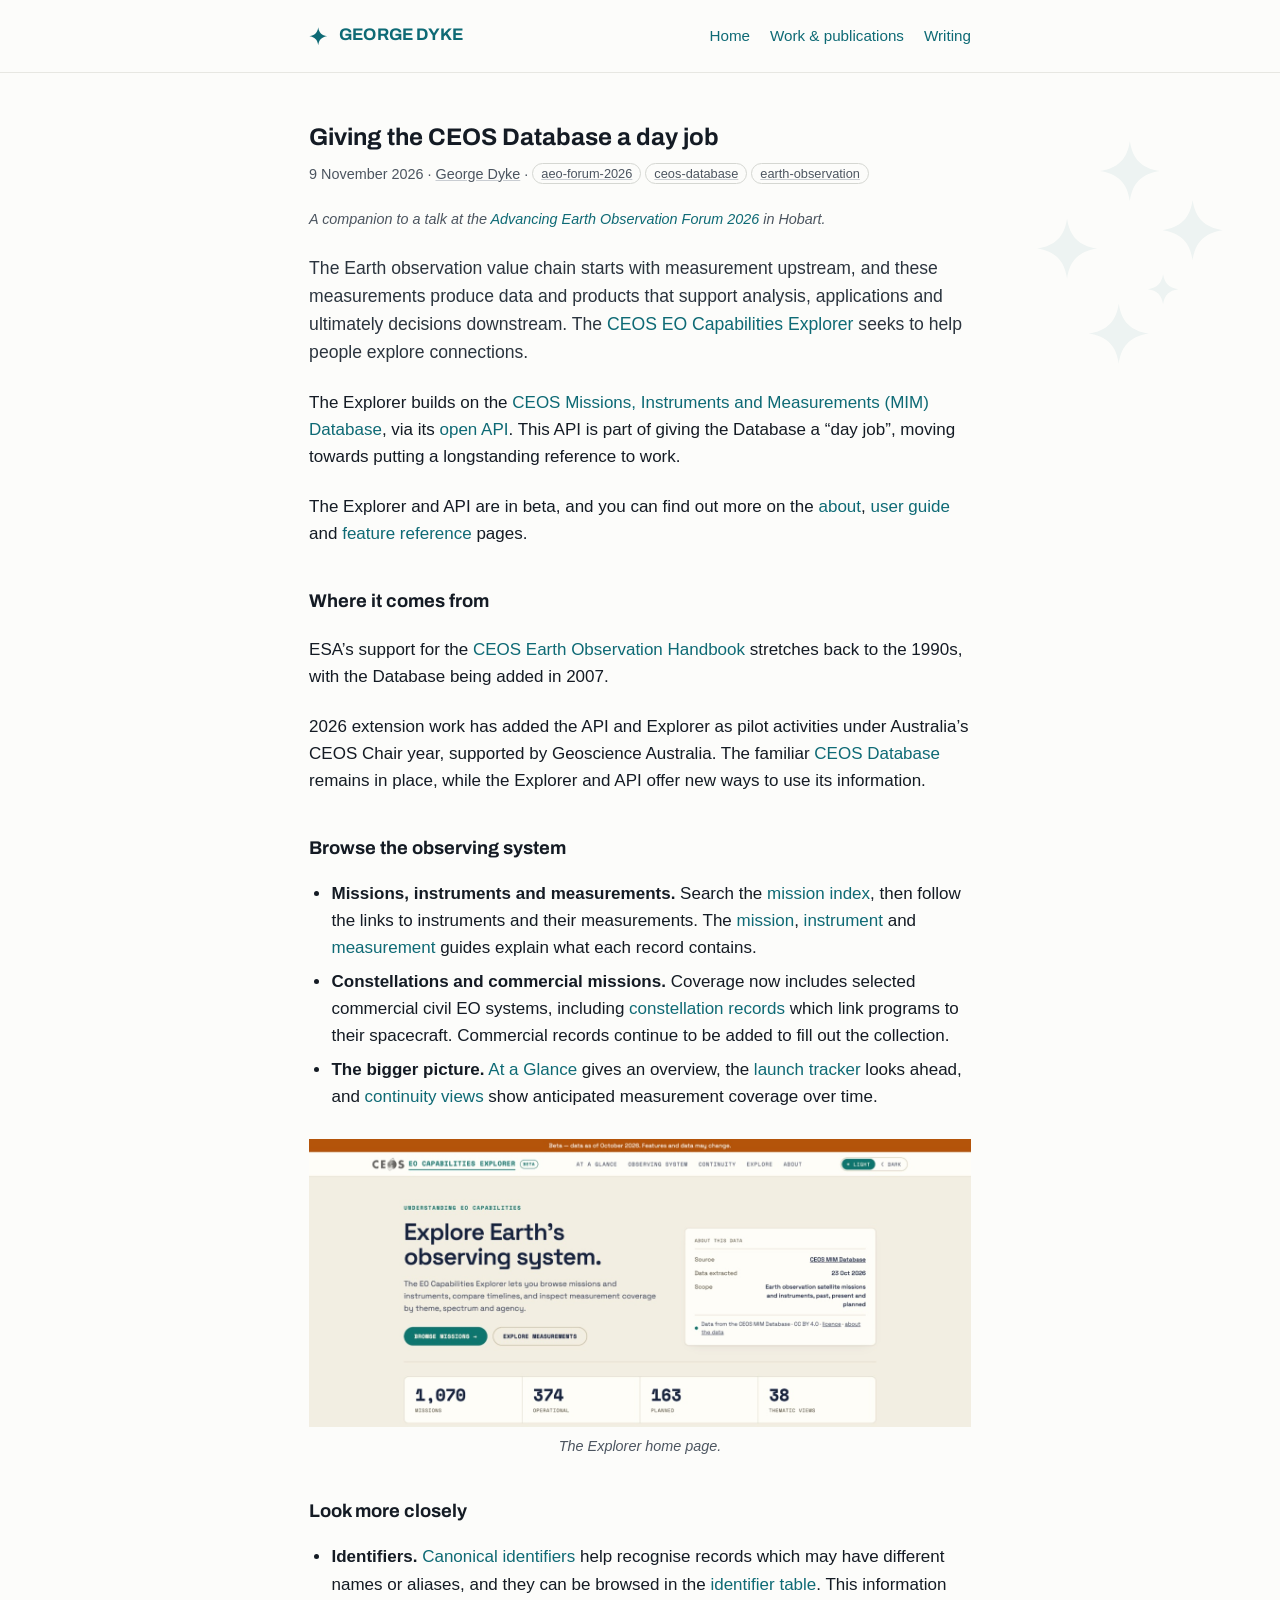
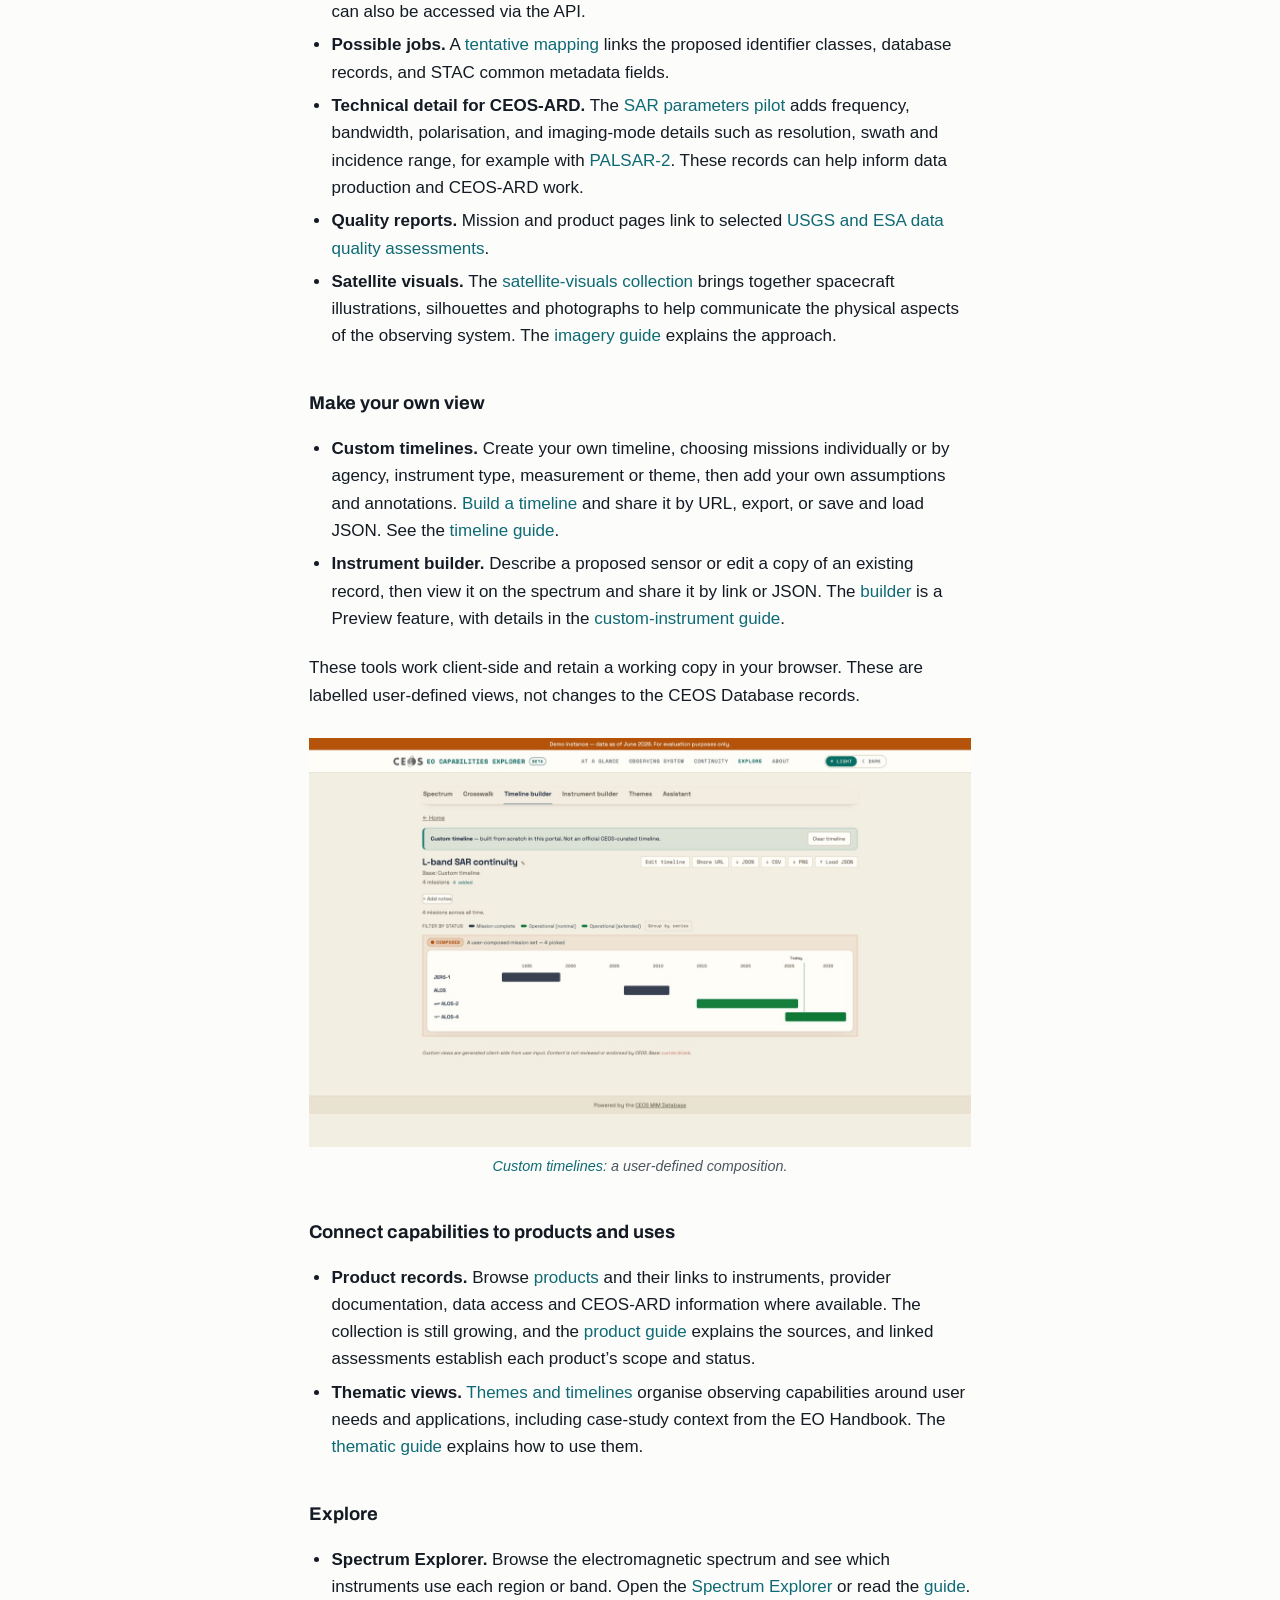
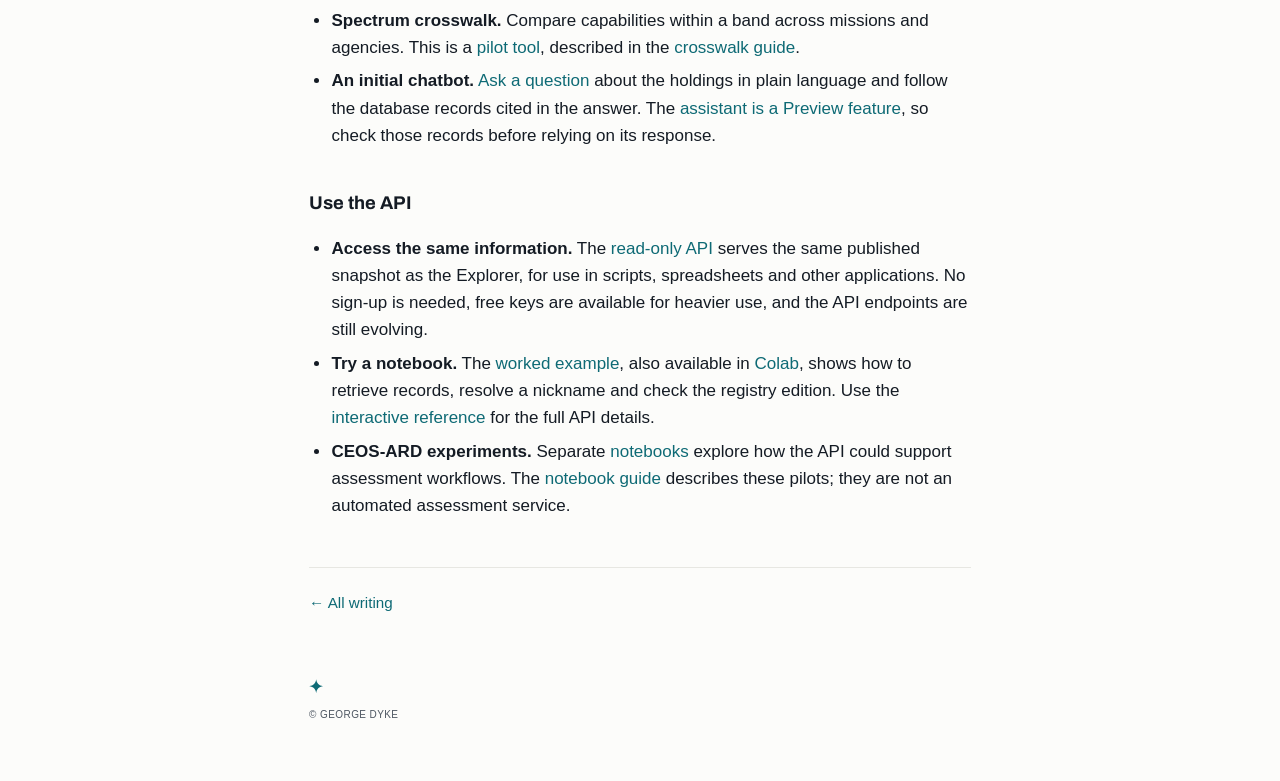
<file: writing/ceos-database-day-job/index.html>
<!DOCTYPE html>
<html lang="en">

<head>
    <meta charset="utf-8">
    <title>Giving the CEOS Database a day job — George Dyke</title>

    <link rel="icon" type="image/svg+xml" href="/assets/favicon.svg">
    <link rel="icon" type="image/png" sizes="32x32" href="/assets/favicon-32.png">
    <link rel="apple-touch-icon" href="/assets/favicon-180.png">

    <meta name="viewport" content="width=device-width, initial-scale=1">
    <meta name="description"
        content="The CEOS EO Capabilities Explorer and API put the Missions, Instruments and Measurements database to work in everyday Earth observation workflows.">
    <meta name="robots" content="index, follow">

    <!-- Canonical -->
    <link rel="canonical" href="https://georgedyke.com/writing/ceos-database-day-job/">

    <!-- Social cards -->
    <meta property="og:title" content="Giving the CEOS Database a day job">
    <meta property="og:description"
        content="The CEOS EO Capabilities Explorer and API put the Missions, Instruments and Measurements database to work in everyday Earth observation workflows.">
    <meta property="og:type" content="article">
    <meta property="og:url" content="https://georgedyke.com/writing/ceos-database-day-job/">
    <meta property="og:image" content="https://georgedyke.com/writing/ceos-database-day-job/explorer-home.jpg">
    <meta property="og:image:width" content="1400">
    <meta property="og:image:height" content="609">
    <meta property="article:published_time" content="2026-11-09">
    <meta property="article:author" content="https://georgedyke.com/">
    <meta name="twitter:card" content="summary_large_image">

    <!-- Structured data -->
    <script type="application/ld+json">
    {
      "@context": "https://schema.org",
      "@type": "BlogPosting",
      "@id": "https://georgedyke.com/writing/ceos-database-day-job/#article",
      "mainEntityOfPage": "https://georgedyke.com/writing/ceos-database-day-job/",
      "url": "https://georgedyke.com/writing/ceos-database-day-job/",
      "headline": "Giving the CEOS Database a day job",
      "description": "The CEOS EO Capabilities Explorer and API put the Missions, Instruments and Measurements database to work in everyday Earth observation workflows.",
      "datePublished": "2026-11-09",
      "dateModified": "2026-11-09",
      "inLanguage": "en",
      "isPartOf": { "@id": "https://georgedyke.com/writing/#blog" },
      "author": { "@id": "https://georgedyke.com/#person" },
      "publisher": { "@id": "https://georgedyke.com/#person" },
      "image": "https://georgedyke.com/writing/ceos-database-day-job/explorer-home.jpg",
      "keywords": "aeo-forum-2026, ceos-database, earth-observation"
    }
    </script>

    <!-- Wordmark font -->
    <link rel="preconnect" href="https://fonts.googleapis.com">
    <link rel="preconnect" href="https://fonts.gstatic.com" crossorigin>
    <link href="https://fonts.googleapis.com/css2?family=Archivo:wght@700&display=swap" rel="stylesheet">

    <!-- Shared styles -->
    <link rel="stylesheet" href="/assets/site.css">
    <link rel="alternate" type="application/rss+xml" title="George Dyke — Writing" href="/writing/feed.xml">
</head>

<body>
    <header class="site-header">
        <div class="inner">
            <a class="lockup" href="/">
                <svg viewBox="-50 -50 100 100" aria-hidden="true" focusable="false">
                    <path d="M0 -48 C4 -19 19 -4 48 0 C19 4 4 19 0 48 C-4 19 -19 4 -48 0 C-19 -4 -4 -19 0 -48 Z" fill="#0E6A75"></path>
                </svg>
                GEORGE&nbsp;DYKE
            </a>
            <nav>
                <a href="/">Home</a>
                <a href="/work/">Work &amp; publications</a>
                <a href="/writing/" aria-current="page">Writing</a>
            </nav>
        </div>
    </header>

    <div class="hero-mark" aria-hidden="true">
        <svg viewBox="0 0 130 150" focusable="false">
            <g fill="#0E6A75"><path d="M60 103.7 C61.4 113.5 66.5 118.6 76.3 120 C66.5 121.4 61.4 126.5 60 136.3 C58.6 126.5 53.5 121.4 43.7 120 C53.5 118.6 58.6 113.5 60 103.7 Z"></path><path d="M66 15.7 C67.4 25.5 72.5 30.6 82.3 32 C72.5 33.4 67.4 38.5 66 48.3 C64.6 38.5 59.5 33.4 49.7 32 C59.5 30.6 64.6 25.5 66 15.7 Z"></path><path d="M32 57.7 C33.4 67.5 38.5 72.6 48.3 74 C38.5 75.4 33.4 80.5 32 90.3 C30.6 80.5 25.5 75.4 15.7 74 C25.5 72.6 30.6 67.5 32 57.7 Z"></path><path d="M100 47.7 C101.4 57.5 106.5 62.6 116.3 64 C106.5 65.4 101.4 70.5 100 80.3 C98.6 70.5 93.5 65.4 83.7 64 C93.5 62.6 98.6 57.5 100 47.7 Z"></path><path d="M84 87.8 C84.7 92.8 87.2 95.3 92.2 96 C87.2 96.7 84.7 99.2 84 104.2 C83.3 99.2 80.8 96.7 75.8 96 C80.8 95.3 83.3 92.8 84 87.8 Z"></path></g>
        </svg>
    </div>

    <main class="container">
        <article>
            <header>
                <h1>Giving the CEOS Database a day job</h1>
                <span class="meta">
                    <time datetime="2026-11-09">9 November 2026</time> ·
                    <a href="/">George Dyke</a> ·
                    <a class="tag" href="/writing/?tag=aeo-forum-2026">aeo-forum-2026</a>
                    <a class="tag" href="/writing/?tag=ceos-database">ceos-database</a>
                    <a class="tag" href="/writing/?tag=earth-observation">earth-observation</a>
                </span>
            </header>

            <p class="note">
                <em>A companion to a talk at the
                <a href="https://www.earthobsforum.org/" target="_blank" rel="noopener">Advancing Earth
                Observation Forum 2026</a> in Hobart.</em>
            </p>

            <p class="lede">
                The Earth observation value chain starts with measurement upstream, and these measurements
                produce data and products that support analysis, applications and ultimately decisions downstream. The
                <a href="https://ceos-capabilities.org/" target="_blank" rel="noopener">CEOS EO Capabilities
                Explorer</a> seeks to help people explore connections.
            </p>

            <p>
                The Explorer builds on the <a href="https://database.eohandbook.com/" target="_blank"
                    rel="noopener">CEOS Missions, Instruments and Measurements (MIM) Database</a>, via its
                <a href="https://database.eohandbook.com/api" target="_blank" rel="noopener">open API</a>. This API is part of giving the Database a &ldquo;day job&rdquo;, moving towards
                putting a longstanding reference to work.
            </p>

            <p>
                The Explorer and API are in beta, and you can find out more on the
                <a href="https://ceos-capabilities.org/about" target="_blank" rel="noopener">about</a>,
                <a href="https://ceos-capabilities.org/guide" target="_blank" rel="noopener">user guide</a> and
                <a href="https://ceos-capabilities.org/features" target="_blank" rel="noopener">feature
                reference</a> pages.
            </p>

            <h2>Where it comes from</h2>

            <p>
                ESA&rsquo;s support for the <a href="https://eohandbook.com/" target="_blank"
                    rel="noopener">CEOS Earth Observation Handbook</a> stretches back to the 1990s, with the
                Database being added in 2007.
            </p>

            <p>
                2026 extension work has added the API and Explorer as pilot activities under Australia&rsquo;s
                CEOS Chair year, supported by Geoscience Australia. The familiar
                <a href="https://database.eohandbook.com/" target="_blank" rel="noopener">CEOS Database</a>
                remains in place, while the Explorer and API offer new ways to use its information.
            </p>

            <h2>Browse the observing system</h2>

            <ul>
                <li><strong>Missions, instruments and measurements.</strong> Search the
                    <a href="https://ceos-capabilities.org/missions" target="_blank" rel="noopener">mission
                        index</a>, then follow the links to instruments and their measurements. The
                    <a href="https://ceos-capabilities.org/features/mission-pages" target="_blank"
                        rel="noopener">mission</a>,
                    <a href="https://ceos-capabilities.org/features/instrument-pages" target="_blank"
                        rel="noopener">instrument</a> and
                    <a href="https://ceos-capabilities.org/features/measurements" target="_blank"
                        rel="noopener">measurement</a> guides explain what each record contains.</li>
                <li><strong>Constellations and commercial missions.</strong> Coverage now includes selected
                    commercial civil EO systems, including
                    <a href="https://ceos-capabilities.org/features/constellations" target="_blank"
                        rel="noopener">constellation records</a> which link programs to their spacecraft.
                    Commercial records continue to be added to fill out the collection.</li>
                <li><strong>The bigger picture.</strong>
                    <a href="https://ceos-capabilities.org/features/at-a-glance" target="_blank"
                        rel="noopener">At a Glance</a> gives an overview, the
                    <a href="https://ceos-capabilities.org/features/launch-tracker" target="_blank"
                        rel="noopener">launch tracker</a> looks ahead, and
                    <a href="https://ceos-capabilities.org/features/continuity" target="_blank"
                        rel="noopener">continuity views</a> show anticipated measurement coverage over time.</li>
            </ul>

            <figure class="caption-centred">
                <img src="/writing/ceos-database-day-job/explorer-home.jpg" width="1400" height="609"
                    alt="Screenshot of the CEOS EO Capabilities Explorer home page.">
                <figcaption>The Explorer home page.</figcaption>
            </figure>

            <h2>Look more closely</h2>

            <ul>
                <li><strong>Identifiers.</strong>
                    <a href="https://database.eohandbook.com/identifiers.aspx" target="_blank"
                        rel="noopener">Canonical identifiers</a> help recognise records which may have
                    different names or aliases, and they can be browsed in the
                    <a href="https://database.eohandbook.com/database/identifiertable.aspx" target="_blank"
                        rel="noopener">identifier table</a>. This information can also be accessed via the
                    API.</li>
                <li><strong>Possible jobs.</strong> A
                    <a href="https://database.eohandbook.com/identifiers.aspx" target="_blank"
                        rel="noopener">tentative mapping</a> links the proposed identifier classes, database
                    records, and STAC common metadata fields.</li>
                <li><strong>Technical detail for CEOS-ARD.</strong> The
                    <a href="https://ceos-capabilities.org/features/sar-parameters" target="_blank"
                        rel="noopener">SAR parameters pilot</a> adds frequency, bandwidth, polarisation, and
                    imaging-mode details such as resolution, swath and incidence range, for example with
                    <a href="https://ceos-capabilities.org/instrument/1589" target="_blank"
                        rel="noopener">PALSAR-2</a>. These records can help inform data production and CEOS-ARD
                    work.</li>
                <li><strong>Quality reports.</strong> Mission and product pages link to selected
                    <a href="https://ceos-capabilities.org/features/quality-assessments" target="_blank"
                        rel="noopener">USGS and ESA data quality assessments</a>.</li>
                <li><strong>Satellite visuals.</strong> The
                    <a href="https://github.com/ceos-capabilities/satellite-visuals" target="_blank"
                        rel="noopener">satellite-visuals collection</a> brings together spacecraft illustrations,
                    silhouettes and photographs to help communicate the physical aspects of the observing
                    system. The
                    <a href="https://ceos-capabilities.org/features/satellite-visuals" target="_blank"
                        rel="noopener">imagery guide</a> explains the approach.</li>
            </ul>

            <h2>Make your own view</h2>

            <ul>
                <li><strong>Custom timelines.</strong> Create your own timeline, choosing missions
                    individually or by agency, instrument type, measurement or theme, then add your own
                    assumptions and annotations.
                    <a href="https://ceos-capabilities.org/view/custom:blank" target="_blank"
                        rel="noopener">Build a timeline</a> and share it by URL, export, or save and load JSON.
                    See the
                    <a href="https://ceos-capabilities.org/features/custom-timelines" target="_blank"
                        rel="noopener">timeline guide</a>.</li>
                <li><strong>Instrument builder.</strong> Describe a proposed sensor or edit a copy of an
                    existing record, then view it on the spectrum and share it by link or JSON. The
                    <a href="https://ceos-capabilities.org/custom/instrument" target="_blank"
                        rel="noopener">builder</a> is a Preview feature, with details in the
                    <a href="https://ceos-capabilities.org/features/custom-instruments" target="_blank"
                        rel="noopener">custom-instrument guide</a>.</li>
            </ul>

            <p>
                These tools work client-side and retain a working copy in your browser. These are labelled
                user-defined views, not changes to the CEOS Database records.
            </p>

            <figure class="caption-centred">
                <img src="/writing/ceos-database-day-job/custom-timelines.jpg" width="1400" height="866"
                    alt="Screenshot of a custom mission timeline in the Explorer.">
                <figcaption>
                    <a href="https://ceos-capabilities.org/features/custom-timelines" target="_blank"
                        rel="noopener">Custom timelines</a>: a user-defined composition.
                </figcaption>
            </figure>

            <h2>Connect capabilities to products and uses</h2>

            <ul>
                <li><strong>Product records.</strong> Browse
                    <a href="https://ceos-capabilities.org/products" target="_blank"
                        rel="noopener">products</a> and their links to instruments, provider documentation, data
                    access and CEOS-ARD information where available. The collection is still growing, and the
                    <a href="https://ceos-capabilities.org/features/products-ard" target="_blank"
                        rel="noopener">product guide</a> explains the sources, and linked assessments establish
                    each product&rsquo;s scope and status.</li>
                <li><strong>Thematic views.</strong>
                    <a href="https://ceos-capabilities.org/thematic" target="_blank" rel="noopener">Themes and
                        timelines</a> organise observing capabilities around user needs and applications,
                    including case-study context from the EO Handbook. The
                    <a href="https://ceos-capabilities.org/features/thematic-timelines" target="_blank"
                        rel="noopener">thematic guide</a> explains how to use them.</li>
            </ul>

            <h2>Explore</h2>

            <ul>
                <li><strong>Spectrum Explorer.</strong> Browse the electromagnetic spectrum and see which
                    instruments use each region or band. Open the
                    <a href="https://ceos-capabilities.org/wavebands" target="_blank" rel="noopener">Spectrum
                        Explorer</a> or read the
                    <a href="https://ceos-capabilities.org/features/spectrum-explorer" target="_blank"
                        rel="noopener">guide</a>.</li>
                <li><strong>Spectrum crosswalk.</strong> Compare capabilities within a band across missions and
                    agencies. This is a
                    <a href="https://ceos-capabilities.org/analysis/spectrum" target="_blank"
                        rel="noopener">pilot tool</a>, described in the
                    <a href="https://ceos-capabilities.org/features/band-crosswalk" target="_blank"
                        rel="noopener">crosswalk guide</a>.</li>
                <li><strong>An initial chatbot.</strong>
                    <a href="https://ceos-capabilities.org/analysis/chat" target="_blank" rel="noopener">Ask a
                        question</a> about the holdings in plain language and follow the database records cited
                    in the answer. The
                    <a href="https://ceos-capabilities.org/features/chat" target="_blank"
                        rel="noopener">assistant is a Preview feature</a>, so check those records before relying
                    on its response.</li>
            </ul>

            <h2>Use the API</h2>

            <ul>
                <li><strong>Access the same information.</strong> The
                    <a href="https://ceos-capabilities.org/api" target="_blank" rel="noopener">read-only API</a>
                    serves the same published snapshot as the Explorer, for use in scripts, spreadsheets and
                    other applications. No sign-up is needed, free keys are available for heavier use, and the
                    API endpoints are still evolving.</li>
                <li><strong>Try a notebook.</strong> The
                    <a href="https://github.com/ceos-capabilities/examples/blob/main/hello-mim-api.ipynb"
                        target="_blank" rel="noopener">worked example</a>, also available in
                    <a href="https://colab.research.google.com/github/ceos-capabilities/examples/blob/main/hello-mim-api.ipynb"
                        target="_blank" rel="noopener">Colab</a>, shows how to retrieve records, resolve a
                    nickname and check the registry edition. Use the
                    <a href="https://ceos-capabilities.org/api/docs" target="_blank" rel="noopener">interactive
                        reference</a> for the full API details.</li>
                <li><strong>CEOS-ARD experiments.</strong> Separate
                    <a href="https://ceos-capabilities.org/ard-process/" target="_blank"
                        rel="noopener">notebooks</a> explore how the API could support assessment workflows. The
                    <a href="https://ceos-capabilities.org/features/ard-notebooks" target="_blank"
                        rel="noopener">notebook guide</a> describes these pilots; they are not an automated
                    assessment service.</li>
            </ul>

            <nav class="post-nav">
                <a href="/writing/">&larr; All writing</a>
            </nav>
        </article>

        <footer>
            <svg viewBox="-50 -50 100 100" aria-hidden="true" focusable="false">
                <path d="M0 -48 C4 -19 19 -4 48 0 C19 4 4 19 0 48 C-4 19 -19 4 -48 0 C-19 -4 -4 -19 0 -48 Z" fill="#0E6A75"></path>
            </svg>
            © George Dyke
        </footer>
    </main>
<!-- Cloudflare Web Analytics --><script type='module' src='https://static.cloudflareinsights.com/beacon.min.js' data-cf-beacon='{"token": "c4d948224bc54eba8bc212570ffcdeda"}'></script><!-- End Cloudflare Web Analytics -->
</body>

</html>
</file>
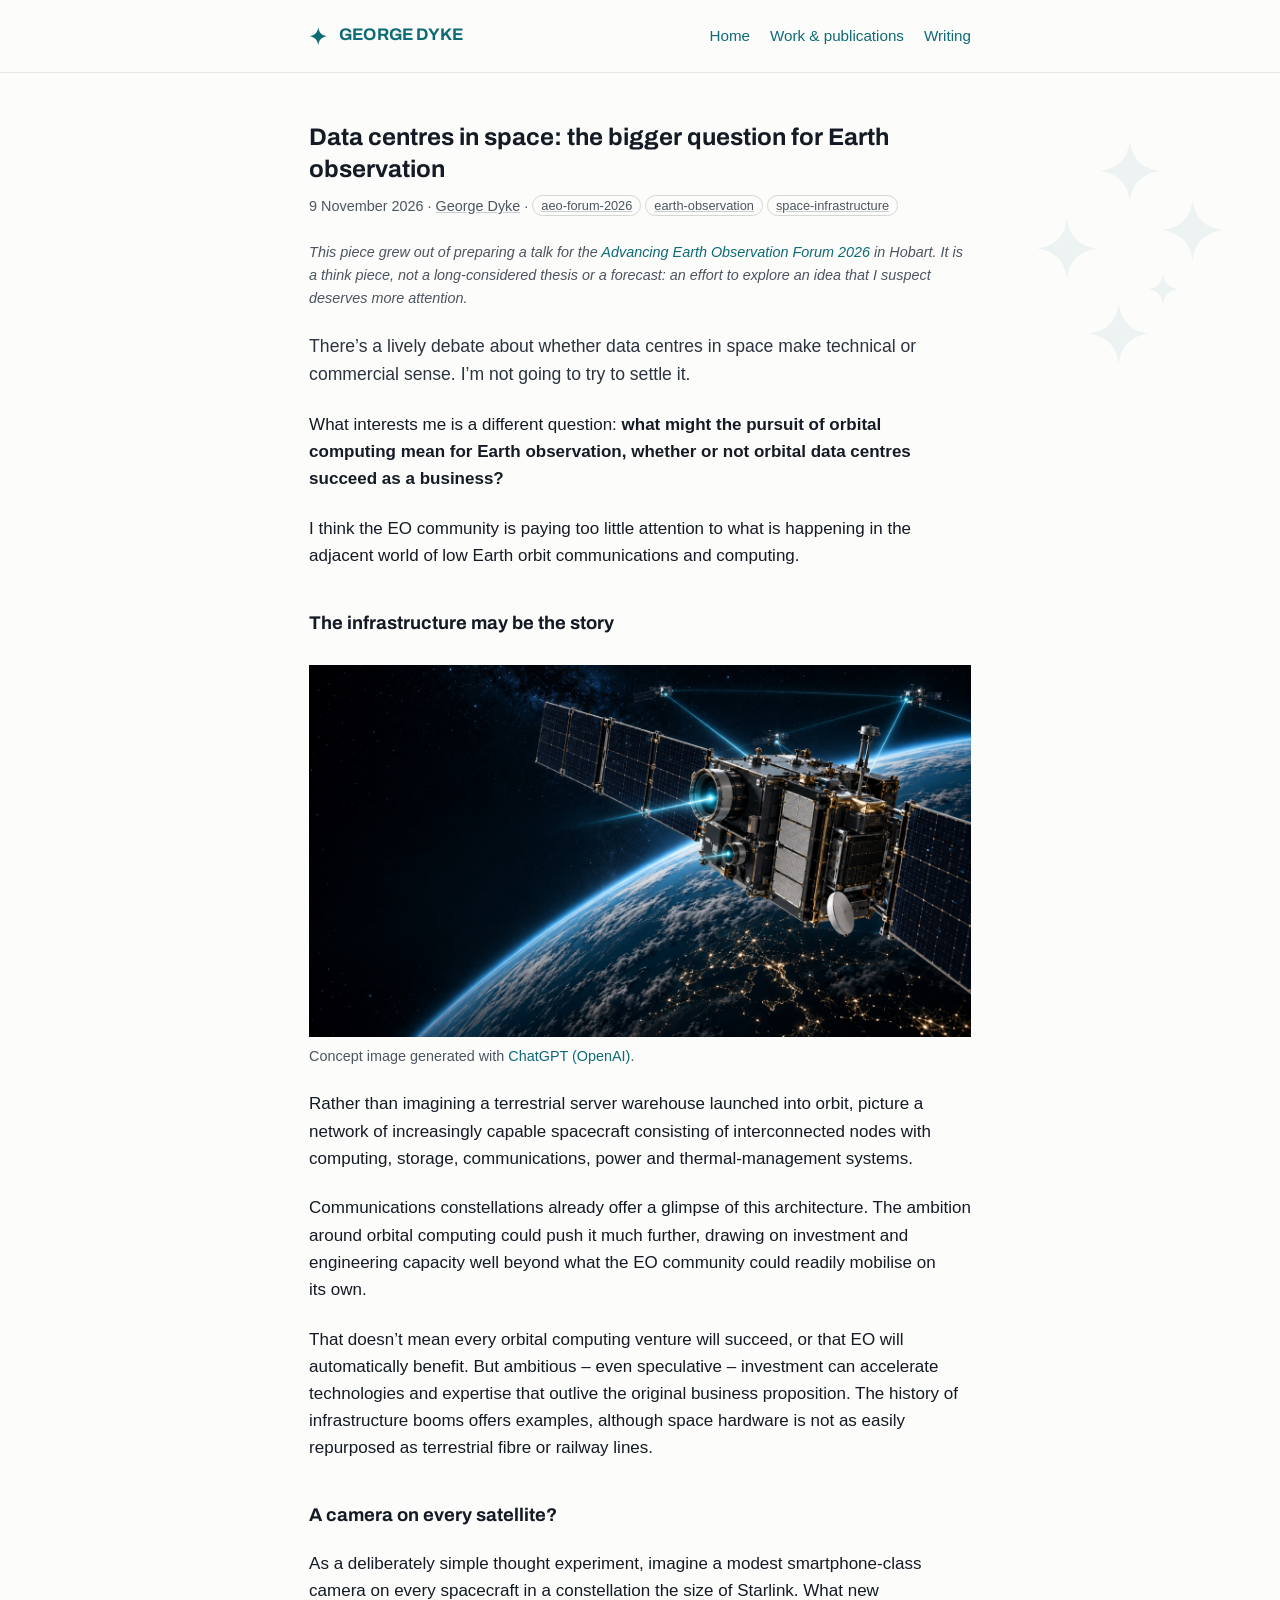
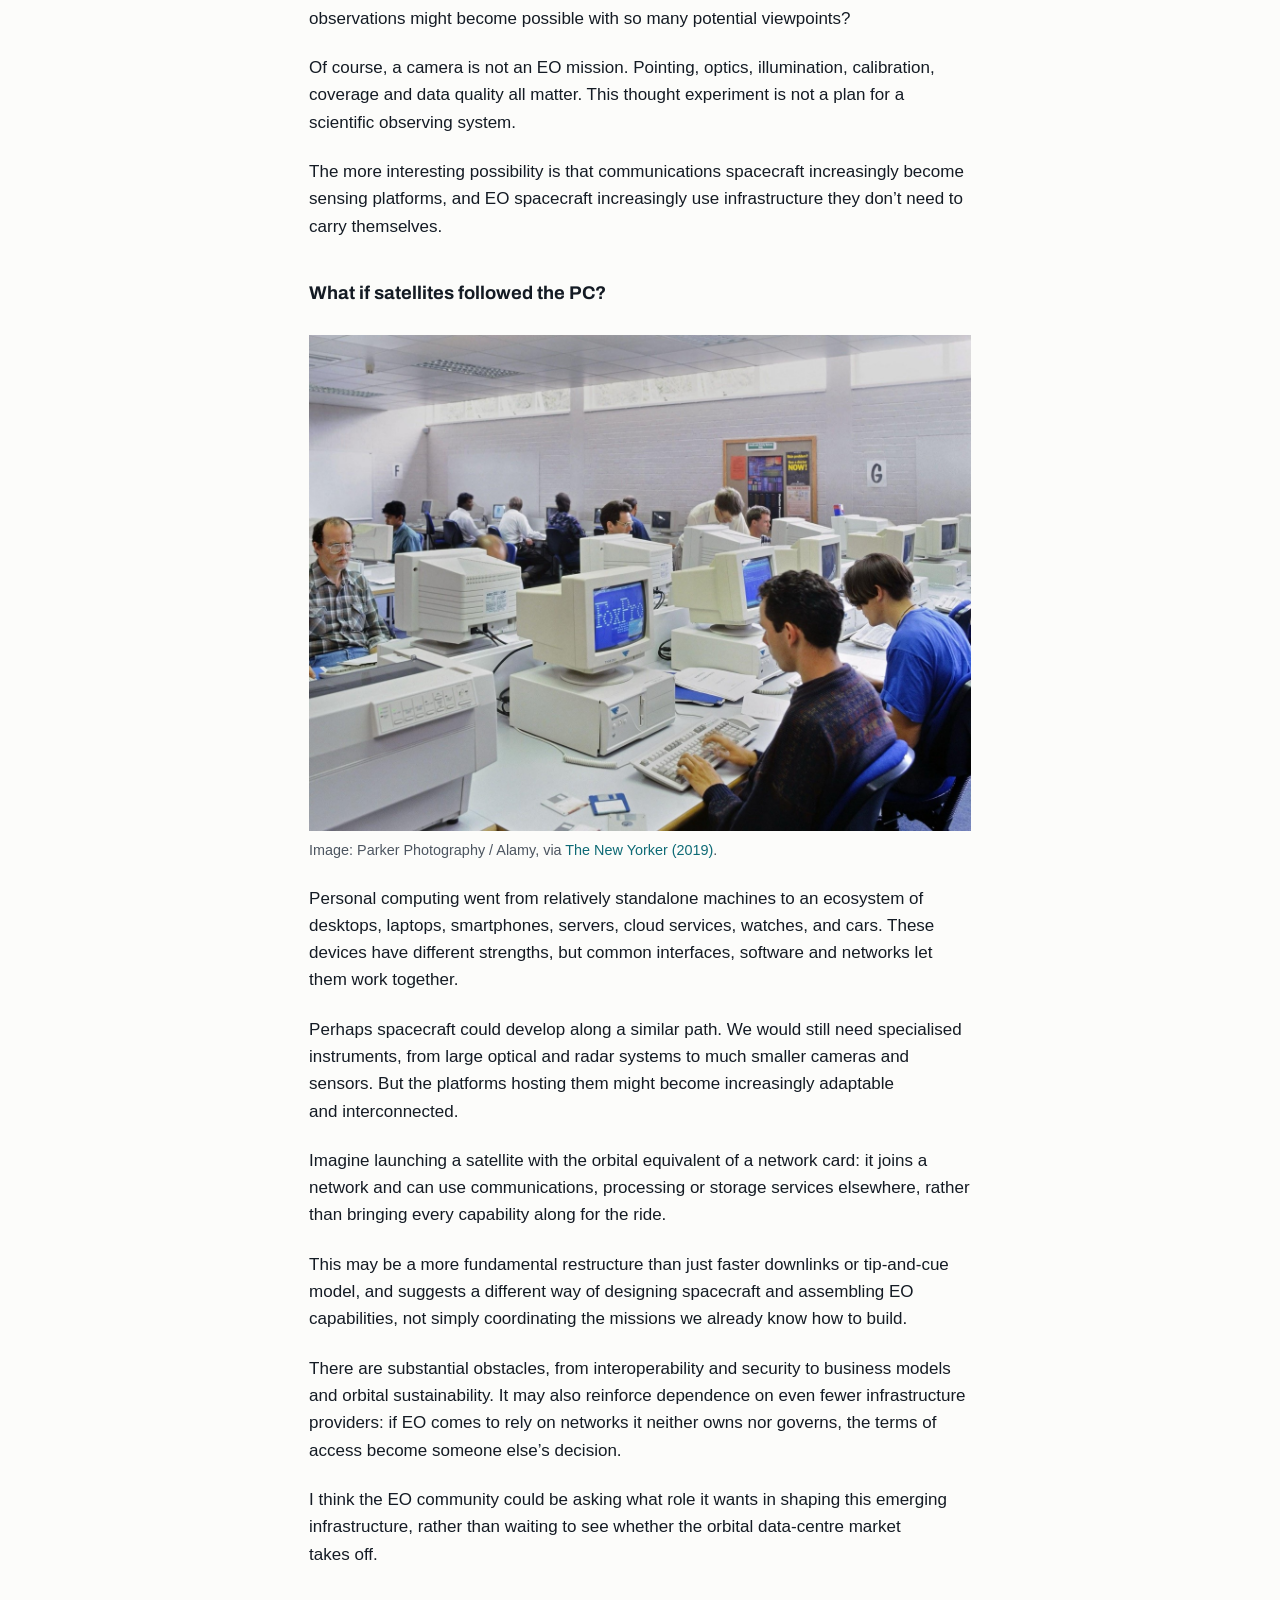
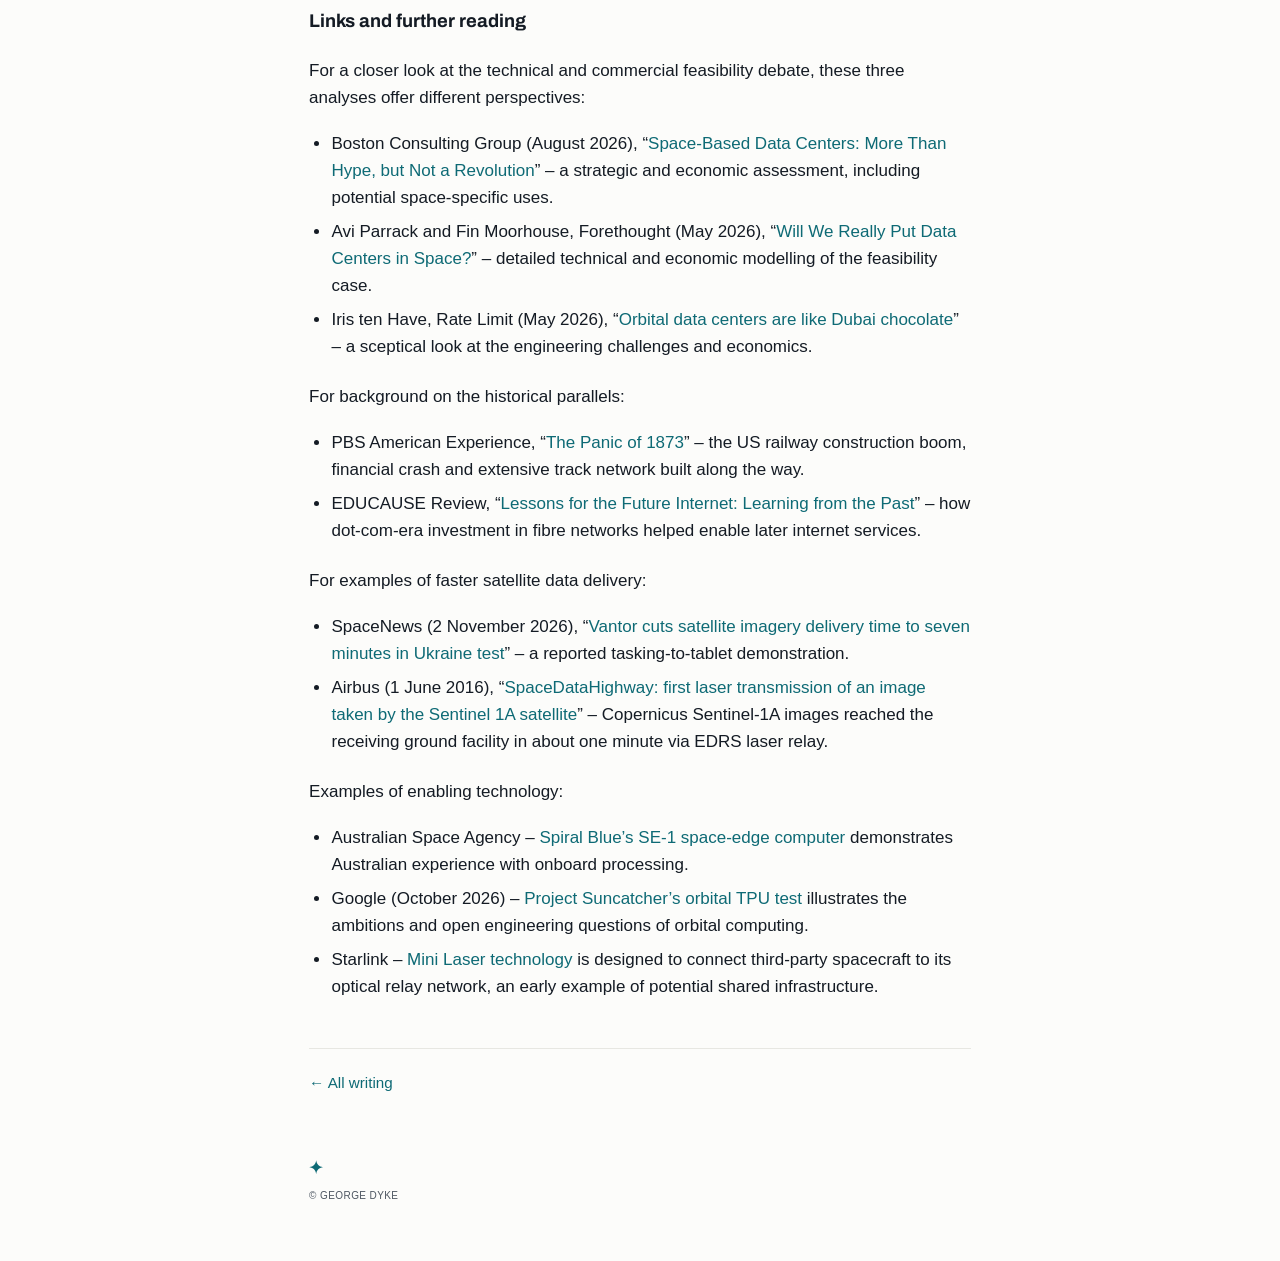
<file: writing/data-centres-in-space/index.html>
<!DOCTYPE html>
<html lang="en">

<head>
    <meta charset="utf-8">
    <title>Data centres in space: the bigger question for Earth observation — George Dyke</title>

    <link rel="icon" type="image/svg+xml" href="/assets/favicon.svg">
    <link rel="icon" type="image/png" sizes="32x32" href="/assets/favicon-32.png">
    <link rel="apple-touch-icon" href="/assets/favicon-180.png">

    <meta name="viewport" content="width=device-width, initial-scale=1">
    <meta name="description"
        content="What might the pursuit of orbital computing mean for Earth observation, whether or not orbital data centres succeed as a business?">
    <meta name="robots" content="index, follow">

    <!-- Canonical -->
    <link rel="canonical" href="https://georgedyke.com/writing/data-centres-in-space/">

    <!-- Social cards -->
    <meta property="og:title" content="Data centres in space: the bigger question for Earth observation">
    <meta property="og:description"
        content="What might the pursuit of orbital computing mean for Earth observation, whether or not orbital data centres succeed as a business?">
    <meta property="og:type" content="article">
    <meta property="og:url" content="https://georgedyke.com/writing/data-centres-in-space/">
    <meta property="og:image" content="https://georgedyke.com/writing/data-centres-in-space/orbital-network-concept.jpg">
    <meta property="og:image:width" content="1400">
    <meta property="og:image:height" content="788">
    <meta property="article:published_time" content="2026-11-09">
    <meta property="article:author" content="https://georgedyke.com/">
    <meta name="twitter:card" content="summary_large_image">

    <!-- Structured data -->
    <script type="application/ld+json">
    {
      "@context": "https://schema.org",
      "@type": "BlogPosting",
      "@id": "https://georgedyke.com/writing/data-centres-in-space/#article",
      "mainEntityOfPage": "https://georgedyke.com/writing/data-centres-in-space/",
      "url": "https://georgedyke.com/writing/data-centres-in-space/",
      "headline": "Data centres in space: the bigger question for Earth observation",
      "description": "What might the pursuit of orbital computing mean for Earth observation, whether or not orbital data centres succeed as a business?",
      "datePublished": "2026-11-09",
      "dateModified": "2026-11-09",
      "inLanguage": "en",
      "isPartOf": { "@id": "https://georgedyke.com/writing/#blog" },
      "author": { "@id": "https://georgedyke.com/#person" },
      "publisher": { "@id": "https://georgedyke.com/#person" },
      "image": "https://georgedyke.com/writing/data-centres-in-space/orbital-network-concept.jpg",
      "keywords": "aeo-forum-2026, earth-observation, space-infrastructure"
    }
    </script>

    <!-- Wordmark font -->
    <link rel="preconnect" href="https://fonts.googleapis.com">
    <link rel="preconnect" href="https://fonts.gstatic.com" crossorigin>
    <link href="https://fonts.googleapis.com/css2?family=Archivo:wght@700&display=swap" rel="stylesheet">

    <!-- Shared styles -->
    <link rel="stylesheet" href="/assets/site.css">
    <link rel="alternate" type="application/rss+xml" title="George Dyke — Writing" href="/writing/feed.xml">
</head>

<body>
    <header class="site-header">
        <div class="inner">
            <a class="lockup" href="/">
                <svg viewBox="-50 -50 100 100" aria-hidden="true" focusable="false">
                    <path d="M0 -48 C4 -19 19 -4 48 0 C19 4 4 19 0 48 C-4 19 -19 4 -48 0 C-19 -4 -4 -19 0 -48 Z" fill="#0E6A75"></path>
                </svg>
                GEORGE&nbsp;DYKE
            </a>
            <nav>
                <a href="/">Home</a>
                <a href="/work/">Work &amp; publications</a>
                <a href="/writing/" aria-current="page">Writing</a>
            </nav>
        </div>
    </header>

    <div class="hero-mark" aria-hidden="true">
        <svg viewBox="0 0 130 150" focusable="false">
            <g fill="#0E6A75"><path d="M60 103.7 C61.4 113.5 66.5 118.6 76.3 120 C66.5 121.4 61.4 126.5 60 136.3 C58.6 126.5 53.5 121.4 43.7 120 C53.5 118.6 58.6 113.5 60 103.7 Z"></path><path d="M66 15.7 C67.4 25.5 72.5 30.6 82.3 32 C72.5 33.4 67.4 38.5 66 48.3 C64.6 38.5 59.5 33.4 49.7 32 C59.5 30.6 64.6 25.5 66 15.7 Z"></path><path d="M32 57.7 C33.4 67.5 38.5 72.6 48.3 74 C38.5 75.4 33.4 80.5 32 90.3 C30.6 80.5 25.5 75.4 15.7 74 C25.5 72.6 30.6 67.5 32 57.7 Z"></path><path d="M100 47.7 C101.4 57.5 106.5 62.6 116.3 64 C106.5 65.4 101.4 70.5 100 80.3 C98.6 70.5 93.5 65.4 83.7 64 C93.5 62.6 98.6 57.5 100 47.7 Z"></path><path d="M84 87.8 C84.7 92.8 87.2 95.3 92.2 96 C87.2 96.7 84.7 99.2 84 104.2 C83.3 99.2 80.8 96.7 75.8 96 C80.8 95.3 83.3 92.8 84 87.8 Z"></path></g>
        </svg>
    </div>

    <main class="container">
        <article>
            <header>
                <h1>Data centres in space: the bigger question for Earth observation</h1>
                <span class="meta">
                    <time datetime="2026-11-09">9 November 2026</time> ·
                    <a href="/">George Dyke</a> ·
                    <a class="tag" href="/writing/?tag=aeo-forum-2026">aeo-forum-2026</a>
                    <a class="tag" href="/writing/?tag=earth-observation">earth-observation</a>
                    <a class="tag" href="/writing/?tag=space-infrastructure">space-infrastructure</a>
                </span>
            </header>

            <p class="note">
                <em>This piece grew out of preparing a talk for the
                <a href="https://www.earthobsforum.org/" target="_blank" rel="noopener">Advancing Earth
                Observation Forum 2026</a> in Hobart. It is a think piece, not a long-considered thesis or a
                forecast: an effort to explore an idea that I suspect deserves more attention.</em>
            </p>

            <p class="lede">
                There&rsquo;s a lively debate about whether data centres in space make technical or commercial
                sense. I&rsquo;m not going to try to settle it.
            </p>

            <p>
                What interests me is a different question: <strong>what might the pursuit of orbital computing
                mean for Earth observation, whether or not orbital data centres succeed as a business?</strong>
            </p>

            <p>
                I think the EO community is paying too little attention to what is happening in the adjacent
                world of low Earth orbit communications and computing.
            </p>

            <h2>The infrastructure may be the story</h2>

            <figure>
                <img src="/writing/data-centres-in-space/orbital-network-concept.jpg" width="1400" height="788"
                    alt="Concept image of a satellite above Earth at night, linked by laser beams to other spacecraft in a network.">
                <figcaption>Concept image generated with
                    <a href="https://chatgpt.com/" target="_blank" rel="noopener">ChatGPT (OpenAI)</a>.</figcaption>
            </figure>

            <p>
                Rather than imagining a terrestrial server warehouse launched into orbit, picture a network of
                increasingly capable spacecraft consisting of interconnected nodes with computing, storage,
                communications, power and thermal-management systems.
            </p>

            <p>
                Communications constellations already offer a glimpse of this architecture. The ambition around
                orbital computing could push it much further, drawing on investment and engineering capacity
                well beyond what the EO community could readily mobilise on its own.
            </p>

            <p>
                That doesn&rsquo;t mean every orbital computing venture will succeed, or that EO will
                automatically benefit. But ambitious &ndash; even speculative &ndash; investment can accelerate
                technologies and expertise that outlive the original business proposition. The history of
                infrastructure booms offers examples, although space hardware is not as easily repurposed as
                terrestrial fibre or railway lines.
            </p>

            <h2>A camera on every satellite?</h2>

            <p>
                As a deliberately simple thought experiment, imagine a modest smartphone-class camera on every
                spacecraft in a constellation the size of Starlink. What new observations might become possible
                with so many potential viewpoints?
            </p>

            <p>
                Of course, a camera is not an EO mission. Pointing, optics, illumination, calibration, coverage
                and data quality all matter. This thought experiment is not a plan for a scientific observing
                system.
            </p>

            <p>
                The more interesting possibility is that communications spacecraft increasingly become sensing
                platforms, and EO spacecraft increasingly use infrastructure they don&rsquo;t need to carry
                themselves.
            </p>

            <h2>What if satellites followed the PC?</h2>

            <figure>
                <img src="/writing/data-centres-in-space/nineties-workday.jpg" width="1400" height="1050"
                    alt="A 1990s office full of beige desktop computers with CRT monitors, one showing a FoxPro splash screen.">
                <figcaption>Image: Parker Photography / Alamy, via
                    <a href="https://www.newyorker.com/humor/daily-shouts/just-another-nineties-workday"
                        target="_blank" rel="noopener">The New Yorker (2019)</a>.</figcaption>
            </figure>

            <p>
                Personal computing went from relatively standalone machines to an ecosystem of desktops, laptops,
                smartphones, servers, cloud services, watches, and cars. These devices have different strengths,
                but common interfaces, software and networks let them work together.
            </p>

            <p>
                Perhaps spacecraft could develop along a similar path. We would still need specialised
                instruments, from large optical and radar systems to much smaller cameras and sensors. But the
                platforms hosting them might become increasingly adaptable and interconnected.
            </p>

            <p>
                Imagine launching a satellite with the orbital equivalent of a network card: it joins a network
                and can use communications, processing or storage services elsewhere, rather than bringing every
                capability along for the ride.
            </p>

            <p>
                This may be a more fundamental restructure than just faster downlinks or tip-and-cue
                model, and suggests a different way of designing spacecraft and assembling EO capabilities, not
                simply coordinating the missions we already know how to build.
            </p>

            <p>
                There are substantial obstacles, from interoperability and security to business models and
                orbital sustainability. It may also reinforce dependence on even fewer infrastructure
                providers: if EO comes to rely on networks it neither owns nor governs, the terms of access
                become someone else&rsquo;s decision.
            </p>

            <p>
                I think the EO community could be asking what role it wants in shaping this emerging
                infrastructure, rather than waiting to see whether the orbital data-centre market takes off.
            </p>

            <h2>Links and further reading</h2>

            <p>
                For a closer look at the technical and commercial feasibility debate, these three analyses offer
                different perspectives:
            </p>

            <ul>
                <li>Boston Consulting Group (August 2026),
                    &ldquo;<a href="https://www.bcg.com/publications/2026/space-based-data-centers-cost-outlook"
                        target="_blank" rel="noopener">Space-Based Data Centers: More Than Hype, but Not a
                        Revolution</a>&rdquo; &ndash; a strategic and economic assessment, including potential
                    space-specific uses.</li>
                <li>Avi Parrack and Fin Moorhouse, Forethought (May 2026),
                    &ldquo;<a href="https://www.forethought.org/research/will-we-really-put-data-centers-in-space"
                        target="_blank" rel="noopener">Will We Really Put Data Centers in Space?</a>&rdquo;
                    &ndash; detailed technical and economic modelling of the feasibility case.</li>
                <li>Iris ten Have, Rate Limit (May 2026),
                    &ldquo;<a href="https://ratelimit.substack.com/p/orbital-data-centers-are-like-dubai"
                        target="_blank" rel="noopener">Orbital data centers are like Dubai chocolate</a>&rdquo;
                    &ndash; a sceptical look at the engineering challenges and economics.</li>
            </ul>

            <p>For background on the historical parallels:</p>

            <ul>
                <li>PBS American Experience,
                    &ldquo;<a href="https://www.pbs.org/wgbh/americanexperience/features/grant-panic/"
                        target="_blank" rel="noopener">The Panic of 1873</a>&rdquo; &ndash; the US railway
                    construction boom, financial crash and extensive track network built along the way.</li>
                <li>EDUCAUSE Review,
                    &ldquo;<a href="https://er.educause.edu/articles/2006/7/lessons-for-the-future-internet-learning-from-the-past"
                        target="_blank" rel="noopener">Lessons for the Future Internet: Learning from the
                        Past</a>&rdquo; &ndash; how dot-com-era investment in fibre networks helped enable later
                    internet services.</li>
            </ul>

            <p>For examples of faster satellite data delivery:</p>

            <ul>
                <li>SpaceNews (2 November 2026),
                    &ldquo;<a href="https://spacenews.com/vantor-cuts-satellite-imagery-delivery-time-to-seven-minutes-in-ukraine-test/"
                        target="_blank" rel="noopener">Vantor cuts satellite imagery delivery time to seven
                        minutes in Ukraine test</a>&rdquo; &ndash; a reported tasking-to-tablet demonstration.</li>
                <li>Airbus (1 June 2016),
                    &ldquo;<a href="https://www.airbus.com/en/newsroom/news/2016-06-spacedatahighway-first-laser-transmission-of-an-image-taken-by-the-sentinel"
                        target="_blank" rel="noopener">SpaceDataHighway: first laser transmission of an image
                        taken by the Sentinel 1A satellite</a>&rdquo; &ndash; Copernicus Sentinel-1A images reached
                    the receiving ground facility in about one minute via EDRS laser relay.</li>
            </ul>

            <p>Examples of enabling technology:</p>

            <ul>
                <li>Australian Space Agency &ndash;
                    <a href="https://www.space.gov.au/se-1-space-edge-computer" target="_blank"
                        rel="noopener">Spiral Blue&rsquo;s SE-1 space-edge computer</a> demonstrates Australian
                    experience with onboard processing.</li>
                <li>Google (October 2026) &ndash;
                    <a href="https://blog.google/innovation-and-ai/models-and-research/google-research/project-suncatcher-satellite-response/"
                        target="_blank" rel="noopener">Project Suncatcher&rsquo;s orbital TPU test</a>
                    illustrates the ambitions and open engineering questions of orbital computing.</li>
                <li>Starlink &ndash;
                    <a href="https://starlink.com/technology" target="_blank" rel="noopener">Mini Laser
                        technology</a> is designed to connect third-party spacecraft to its optical relay network,
                    an early example of potential shared infrastructure.</li>
            </ul>

            <nav class="post-nav">
                <a href="/writing/">&larr; All writing</a>
            </nav>
        </article>

        <footer>
            <svg viewBox="-50 -50 100 100" aria-hidden="true" focusable="false">
                <path d="M0 -48 C4 -19 19 -4 48 0 C19 4 4 19 0 48 C-4 19 -19 4 -48 0 C-19 -4 -4 -19 0 -48 Z" fill="#0E6A75"></path>
            </svg>
            © George Dyke
        </footer>
    </main>
<!-- Cloudflare Web Analytics --><script type='module' src='https://static.cloudflareinsights.com/beacon.min.js' data-cf-beacon='{"token": "c4d948224bc54eba8bc212570ffcdeda"}'></script><!-- End Cloudflare Web Analytics -->
</body>

</html>
</file>
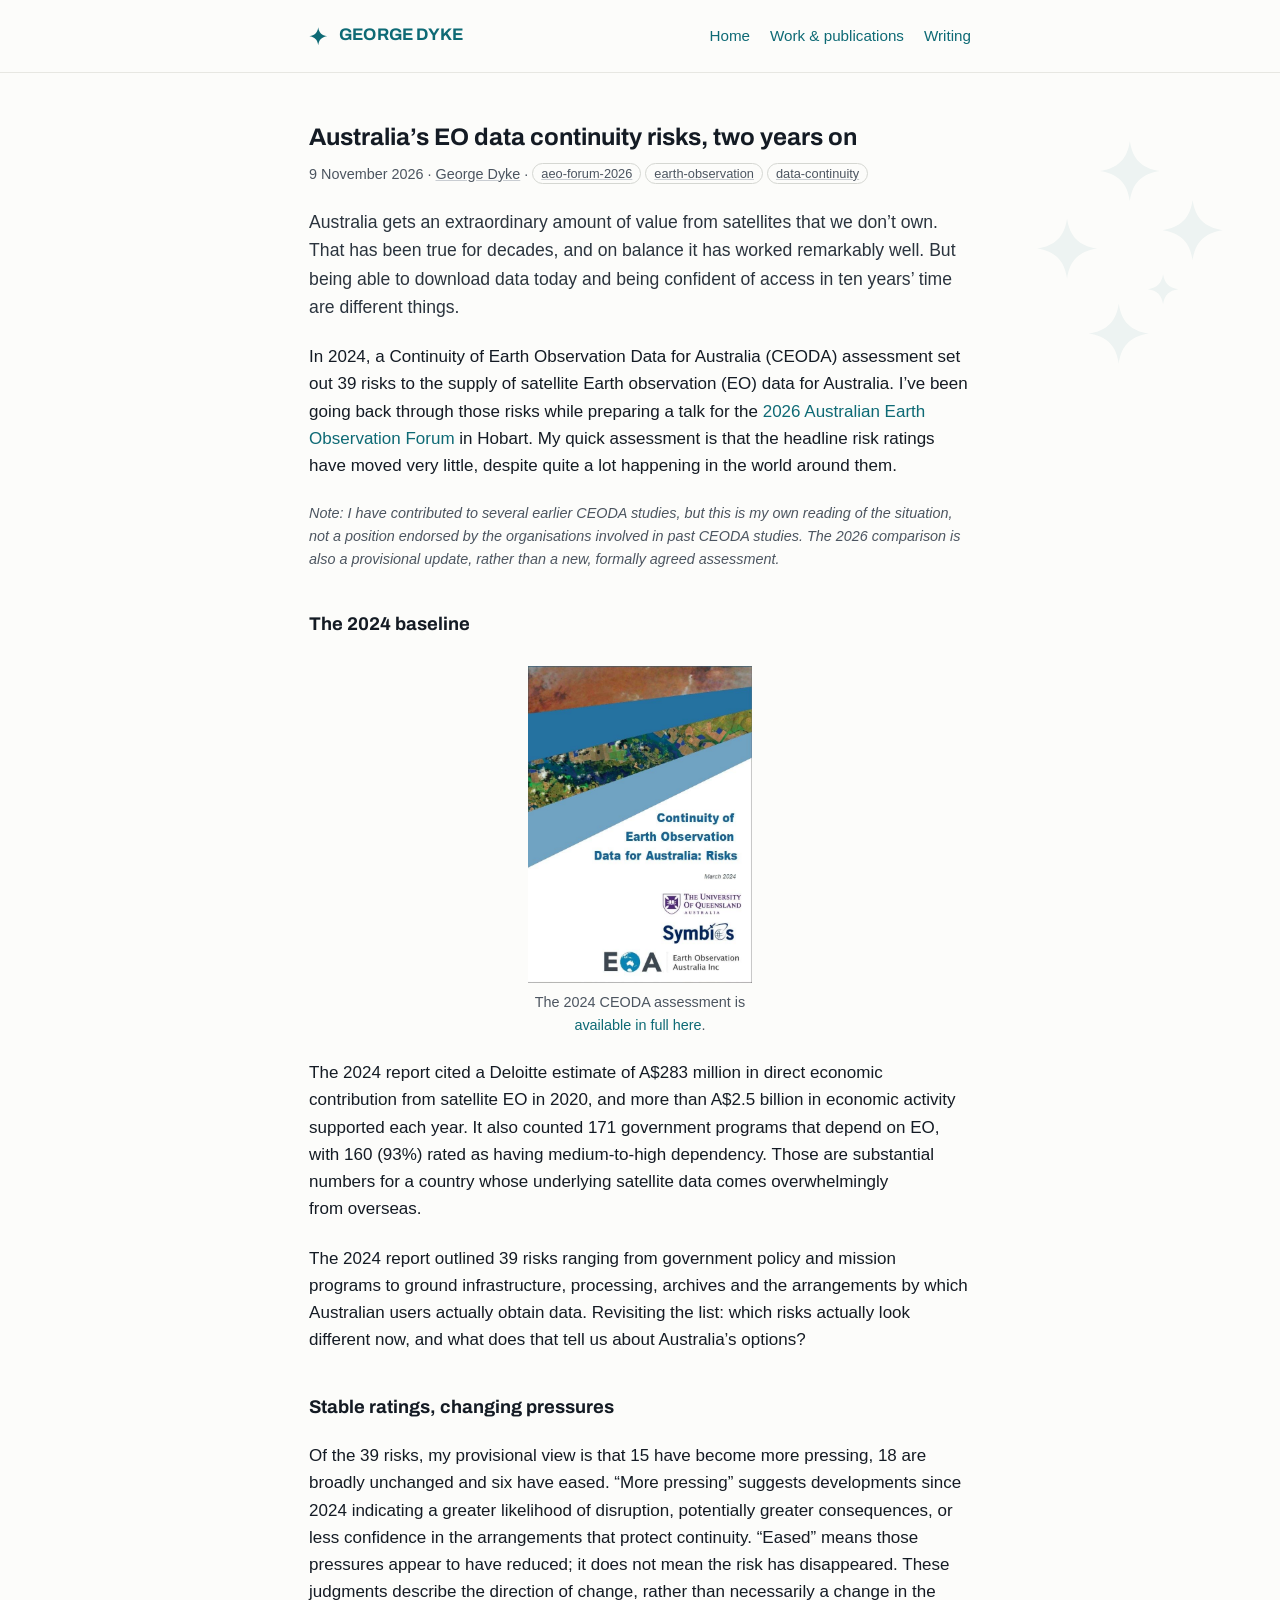
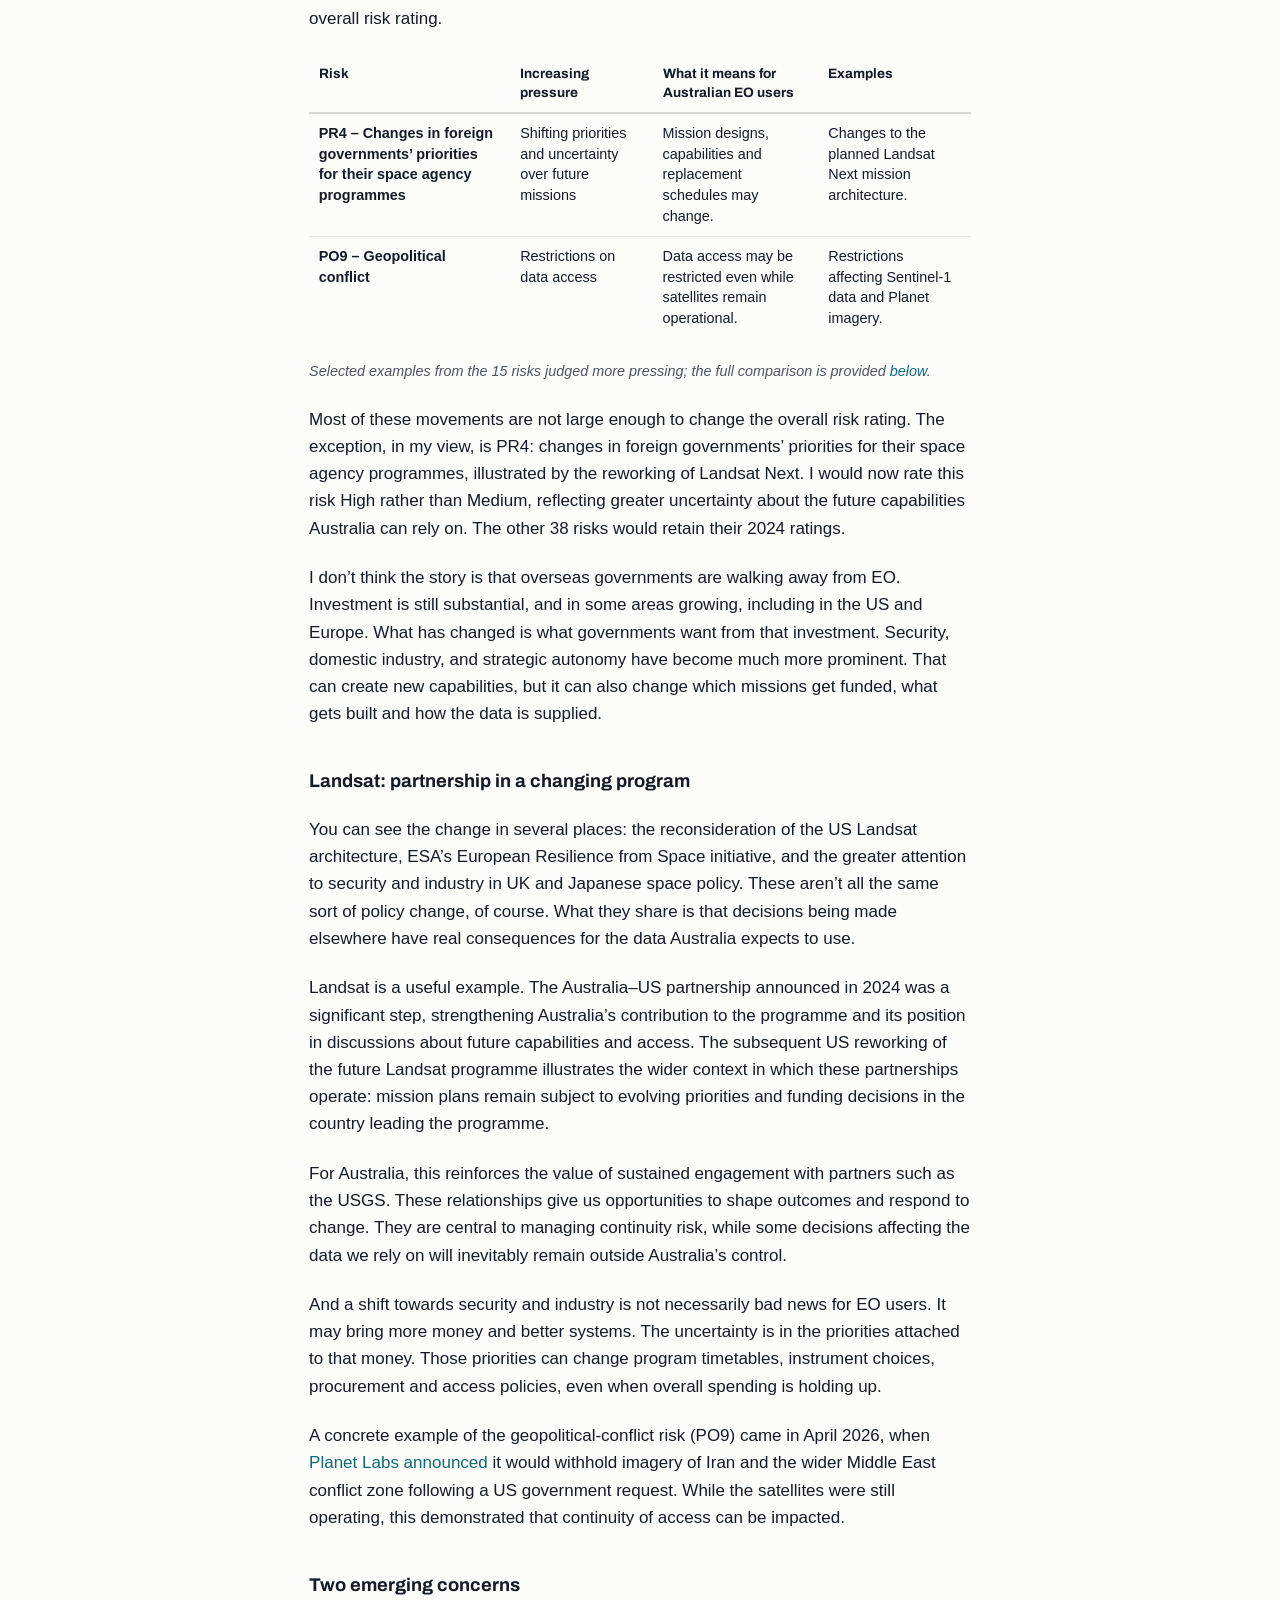
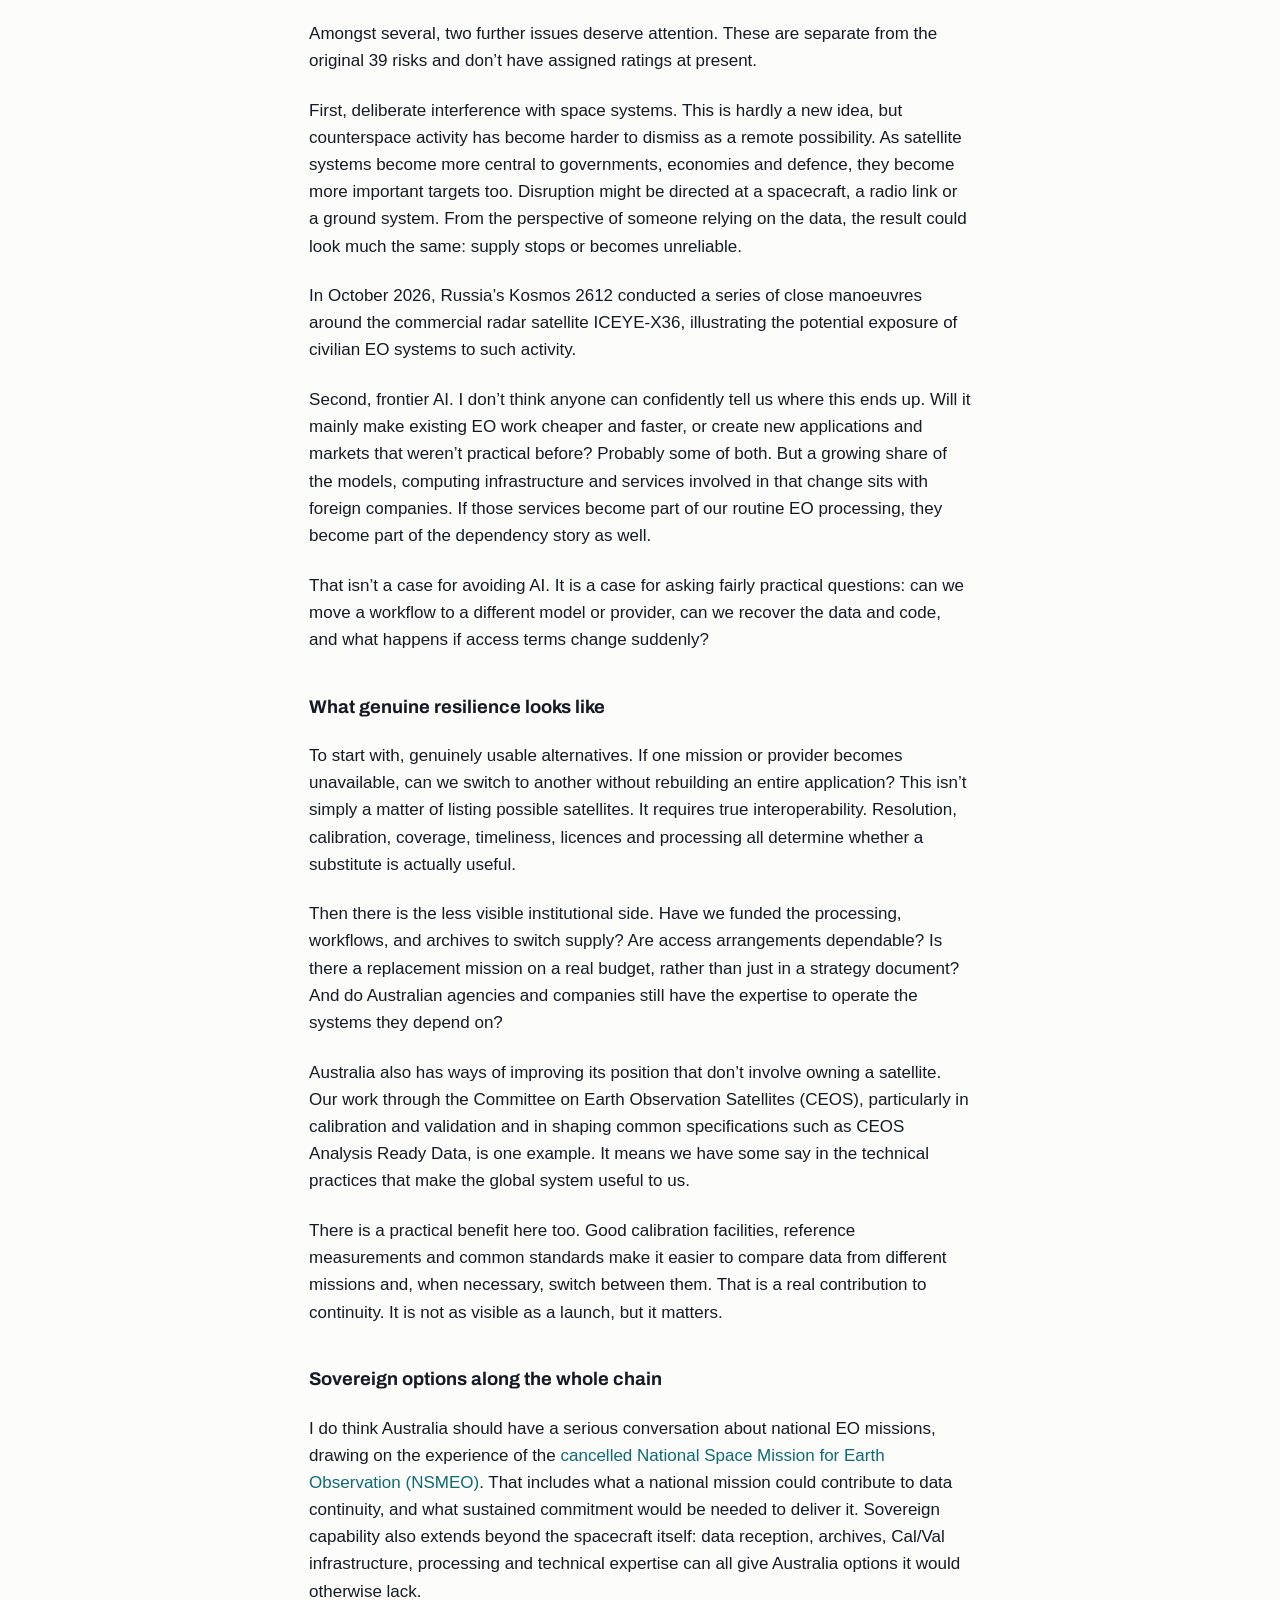
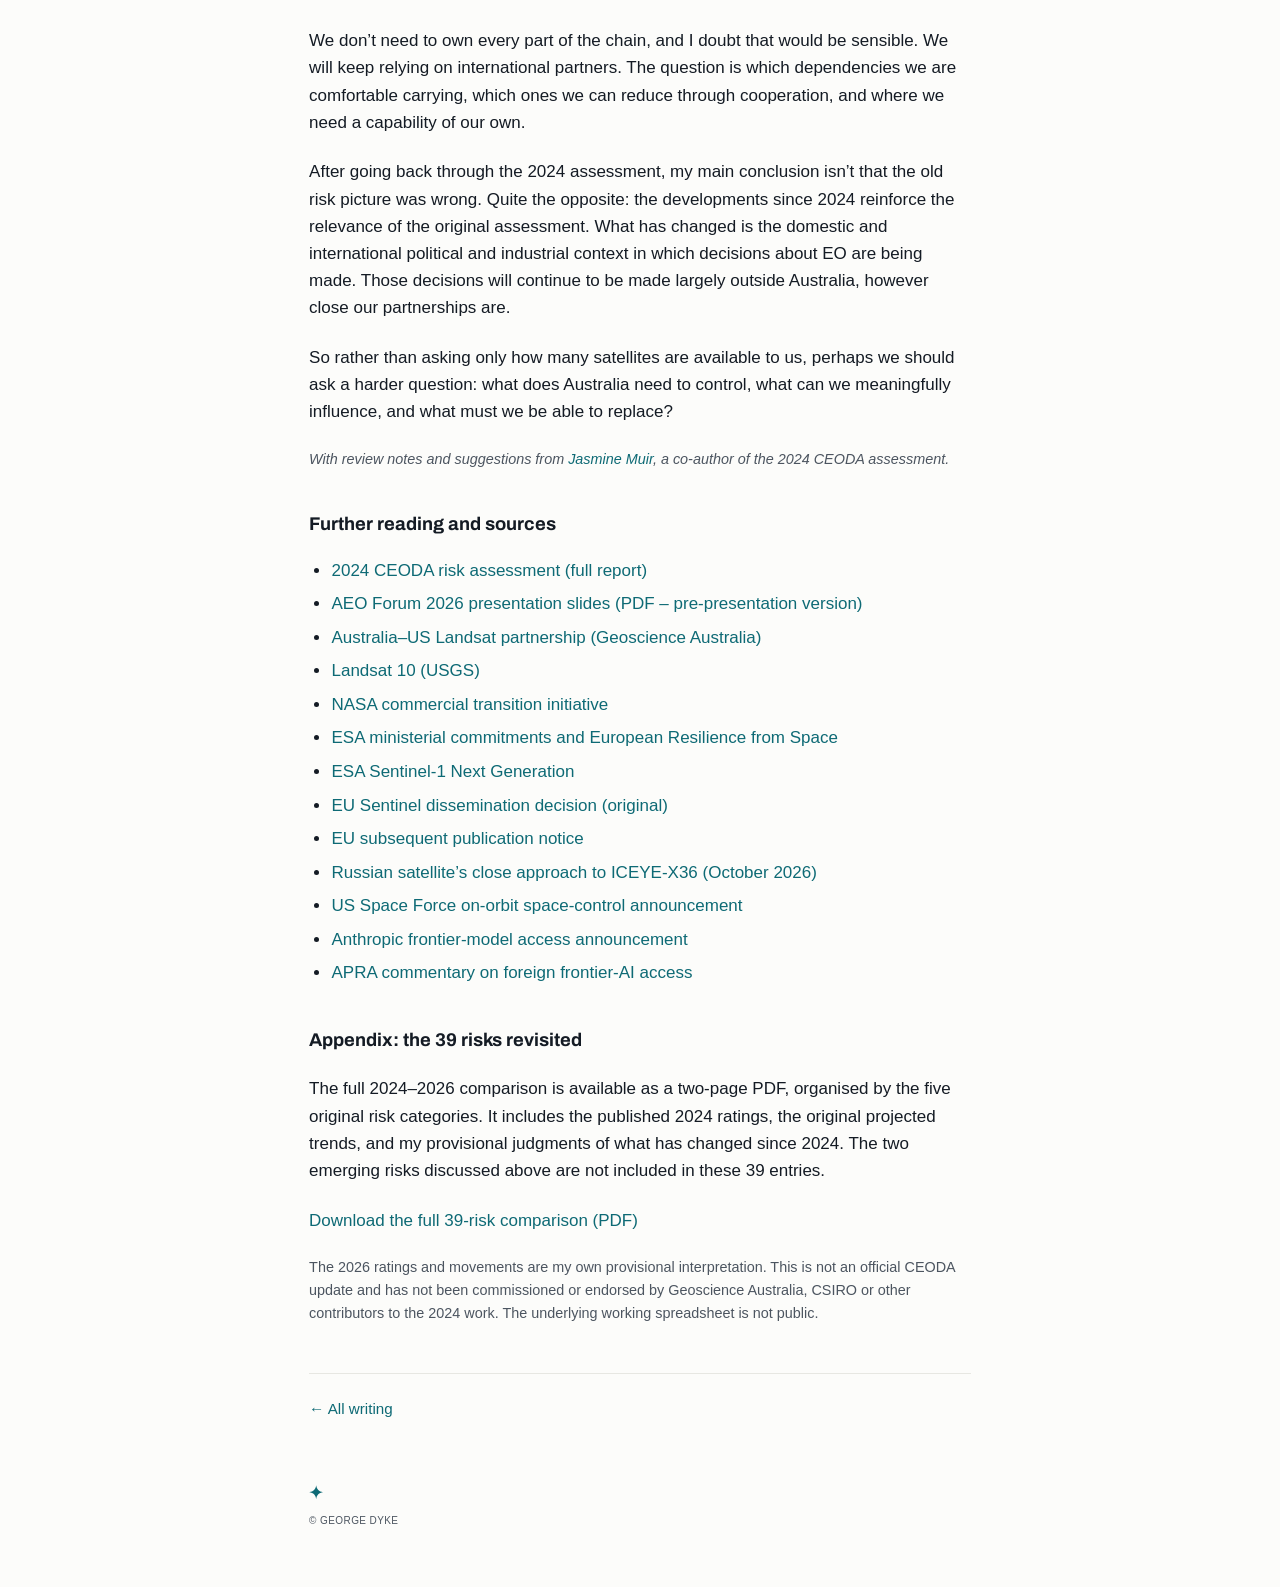
<file: writing/eo-data-continuity-revisited/index.html>
<!DOCTYPE html>
<html lang="en">

<head>
    <meta charset="utf-8">
    <title>Australia&rsquo;s EO data continuity risks, two years on — George Dyke</title>

    <link rel="icon" type="image/svg+xml" href="/assets/favicon.svg">
    <link rel="icon" type="image/png" sizes="32x32" href="/assets/favicon-32.png">
    <link rel="apple-touch-icon" href="/assets/favicon-180.png">

    <meta name="viewport" content="width=device-width, initial-scale=1">
    <meta name="description"
        content="Revisiting the 39 risks in the 2024 CEODA assessment: the headline ratings have barely moved, but the strategic environment around them has.">
    <meta name="robots" content="index, follow">

    <!-- Canonical -->
    <link rel="canonical" href="https://georgedyke.com/writing/eo-data-continuity-revisited/">

    <!-- Social cards -->
    <meta property="og:title" content="Australia’s EO data continuity risks, two years on">
    <meta property="og:description"
        content="Revisiting the 39 risks in the 2024 CEODA assessment: the headline ratings have barely moved, but the strategic environment around them has.">
    <meta property="og:type" content="article">
    <meta property="og:url" content="https://georgedyke.com/writing/eo-data-continuity-revisited/">
    <meta property="og:image" content="https://georgedyke.com/assets/og.png">
    <meta property="og:image:width" content="1200">
    <meta property="og:image:height" content="630">
    <meta property="article:published_time" content="2026-11-09">
    <meta property="article:author" content="https://georgedyke.com/">
    <meta name="twitter:card" content="summary_large_image">

    <!-- Structured data -->
    <script type="application/ld+json">
    {
      "@context": "https://schema.org",
      "@type": "BlogPosting",
      "@id": "https://georgedyke.com/writing/eo-data-continuity-revisited/#article",
      "mainEntityOfPage": "https://georgedyke.com/writing/eo-data-continuity-revisited/",
      "url": "https://georgedyke.com/writing/eo-data-continuity-revisited/",
      "headline": "Australia’s EO data continuity risks, two years on",
      "description": "Revisiting the 39 risks in the 2024 CEODA assessment: the headline ratings have barely moved, but the strategic environment around them has.",
      "datePublished": "2026-11-09",
      "dateModified": "2026-11-09",
      "inLanguage": "en",
      "isPartOf": { "@id": "https://georgedyke.com/writing/#blog" },
      "author": { "@id": "https://georgedyke.com/#person" },
      "publisher": { "@id": "https://georgedyke.com/#person" },
      "image": "https://georgedyke.com/assets/og.png",
      "keywords": "aeo-forum-2026, earth-observation, data-continuity"
    }
    </script>

    <!-- Wordmark font -->
    <link rel="preconnect" href="https://fonts.googleapis.com">
    <link rel="preconnect" href="https://fonts.gstatic.com" crossorigin>
    <link href="https://fonts.googleapis.com/css2?family=Archivo:wght@700&display=swap" rel="stylesheet">

    <!-- Shared styles -->
    <link rel="stylesheet" href="/assets/site.css">
    <link rel="alternate" type="application/rss+xml" title="George Dyke — Writing" href="/writing/feed.xml">
</head>

<body>
    <header class="site-header">
        <div class="inner">
            <a class="lockup" href="/">
                <svg viewBox="-50 -50 100 100" aria-hidden="true" focusable="false">
                    <path d="M0 -48 C4 -19 19 -4 48 0 C19 4 4 19 0 48 C-4 19 -19 4 -48 0 C-19 -4 -4 -19 0 -48 Z" fill="#0E6A75"></path>
                </svg>
                GEORGE&nbsp;DYKE
            </a>
            <nav>
                <a href="/">Home</a>
                <a href="/work/">Work &amp; publications</a>
                <a href="/writing/" aria-current="page">Writing</a>
            </nav>
        </div>
    </header>

    <div class="hero-mark" aria-hidden="true">
        <svg viewBox="0 0 130 150" focusable="false">
            <g fill="#0E6A75"><path d="M60 103.7 C61.4 113.5 66.5 118.6 76.3 120 C66.5 121.4 61.4 126.5 60 136.3 C58.6 126.5 53.5 121.4 43.7 120 C53.5 118.6 58.6 113.5 60 103.7 Z"></path><path d="M66 15.7 C67.4 25.5 72.5 30.6 82.3 32 C72.5 33.4 67.4 38.5 66 48.3 C64.6 38.5 59.5 33.4 49.7 32 C59.5 30.6 64.6 25.5 66 15.7 Z"></path><path d="M32 57.7 C33.4 67.5 38.5 72.6 48.3 74 C38.5 75.4 33.4 80.5 32 90.3 C30.6 80.5 25.5 75.4 15.7 74 C25.5 72.6 30.6 67.5 32 57.7 Z"></path><path d="M100 47.7 C101.4 57.5 106.5 62.6 116.3 64 C106.5 65.4 101.4 70.5 100 80.3 C98.6 70.5 93.5 65.4 83.7 64 C93.5 62.6 98.6 57.5 100 47.7 Z"></path><path d="M84 87.8 C84.7 92.8 87.2 95.3 92.2 96 C87.2 96.7 84.7 99.2 84 104.2 C83.3 99.2 80.8 96.7 75.8 96 C80.8 95.3 83.3 92.8 84 87.8 Z"></path></g>
        </svg>
    </div>

    <main class="container">
        <article>
            <header>
                <h1>Australia&rsquo;s EO data continuity risks, two years on</h1>
                <span class="meta">
                    <time datetime="2026-11-09">9 November 2026</time> ·
                    <a href="/">George Dyke</a> ·
                    <a class="tag" href="/writing/?tag=aeo-forum-2026">aeo-forum-2026</a>
                    <a class="tag" href="/writing/?tag=earth-observation">earth-observation</a>
                    <a class="tag" href="/writing/?tag=data-continuity">data-continuity</a>
                </span>
            </header>

            <p class="lede">
                Australia gets an extraordinary amount of value from satellites that we don&rsquo;t own. That
                has been true for decades, and on balance it has worked remarkably well. But being able to
                download data today and being confident of access in ten years&rsquo; time are different
                things.
            </p>

            <p>
                In 2024, a Continuity of Earth Observation Data for Australia (CEODA) assessment set out 39
                risks to the supply of satellite Earth observation (EO) data for Australia. I&rsquo;ve been going back through those
                risks while preparing a talk for the <a href="https://www.earthobsforum.org/" target="_blank"
                    rel="noopener">2026 Australian Earth Observation Forum</a> in Hobart. My quick
                assessment is that the headline risk ratings have moved very little, despite quite a lot
                happening in the world around them.
            </p>

            <p class="note">
                <em>Note: I have contributed to several earlier CEODA studies, but this is my own reading of the
                situation, not a position endorsed by the organisations involved in past CEODA studies. The 2026
                comparison is also a provisional update, rather than a new, formally agreed assessment.</em>
            </p>

            <h2>The 2024 baseline</h2>

            <figure class="small centred">
                <a href="https://www.eoa.org.au/s/Continuity-of-Earth-Observation-Data-for-Australia-Risks.pdf"
                    target="_blank" rel="noopener">
                    <img src="/writing/eo-data-continuity-revisited/ceoda-2024-cover.jpg" width="672" height="950"
                        alt="Cover of the 2024 report, Continuity of Earth Observation Data for Australia: Risks.">
                </a>
                <figcaption>The 2024 CEODA assessment is
                    <a href="https://www.eoa.org.au/s/Continuity-of-Earth-Observation-Data-for-Australia-Risks.pdf"
                        target="_blank" rel="noopener">available in full here</a>.</figcaption>
            </figure>

            <p>
                The 2024 report cited a Deloitte estimate of A$283 million in direct economic contribution from
                satellite EO in 2020, and more than A$2.5 billion in economic activity supported each year. It
                also counted 171 government programs that depend on EO, with 160 (93%) rated as having
                medium-to-high dependency. Those are substantial numbers for a country whose underlying
                satellite data comes overwhelmingly from overseas.
            </p>

            <p>
                The 2024 report outlined 39 risks ranging from government policy and mission programs to ground
                infrastructure, processing, archives and the arrangements by which Australian users actually
                obtain data. Revisiting the list: which risks actually look different now, and what does that
                tell us about Australia&rsquo;s options?
            </p>

            <h2>Stable ratings, changing pressures</h2>

            <p>
                Of the 39 risks, my provisional view is that 15 have become more pressing, 18 are broadly
                unchanged and six have eased. &ldquo;More pressing&rdquo; suggests developments since 2024
                indicating a greater likelihood of disruption, potentially greater consequences, or less confidence
                in the arrangements that protect continuity. &ldquo;Eased&rdquo; means those pressures appear to
                have reduced; it does not mean the risk has disappeared. These judgments describe the direction
                of change, rather than necessarily a change in the overall risk rating.
            </p>

            <table>
                <thead>
                    <tr>
                        <th>Risk</th>
                        <th>Increasing pressure</th>
                        <th>What it means for Australian EO users</th>
                        <th>Examples</th>
                    </tr>
                </thead>
                <tbody>
                    <tr>
                        <td><strong>PR4 &ndash; Changes in foreign governments&rsquo; priorities for their
                                space agency programmes</strong></td>
                        <td>Shifting priorities and uncertainty over future missions</td>
                        <td>Mission designs, capabilities and replacement schedules may change.</td>
                        <td>Changes to the planned Landsat Next mission architecture.</td>
                    </tr>
                    <tr>
                        <td><strong>PO9 &ndash; Geopolitical conflict</strong></td>
                        <td>Restrictions on data access</td>
                        <td>Data access may be restricted even while satellites remain operational.</td>
                        <td>Restrictions affecting Sentinel-1 data and Planet imagery.</td>
                    </tr>
                </tbody>
            </table>

            <p class="note">
                <em>Selected examples from the 15 risks judged more pressing; the full comparison is provided
                <a href="#appendix">below</a>.</em>
            </p>

            <p>
                Most of these movements are not large enough to change the overall risk rating. The exception,
                in my view, is PR4: changes in foreign governments&rsquo; priorities for their space agency
                programmes, illustrated by the reworking of Landsat Next. I would now rate this risk High rather
                than Medium, reflecting greater uncertainty about the future capabilities Australia can rely on.
                The other 38 risks would retain their 2024 ratings.
            </p>

            <p>
                I don&rsquo;t think the story is that overseas governments are walking away from EO. Investment
                is still substantial, and in some areas growing, including in the US and Europe. What has
                changed is what governments want from that investment. Security, domestic industry, and
                strategic autonomy have become much more prominent. That can create new capabilities, but it can
                also change which missions get funded, what gets built and how the data is supplied.
            </p>

            <h2>Landsat: partnership in a changing program</h2>

            <p>
                You can see the change in several places: the reconsideration of the US Landsat architecture,
                ESA&rsquo;s European Resilience from Space initiative, and the greater attention to security and
                industry in UK and Japanese space policy. These aren&rsquo;t all the same sort of policy change,
                of course. What they share is that decisions being made elsewhere have real consequences for the
                data Australia expects to use.
            </p>

            <p>
                Landsat is a useful example. The Australia&ndash;US partnership announced in 2024 was a
                significant step, strengthening Australia&rsquo;s contribution to the programme and its position
                in discussions about future capabilities and access. The subsequent US reworking of the future
                Landsat programme illustrates the wider context in which these partnerships operate: mission
                plans remain subject to evolving priorities and funding decisions in the country leading the
                programme.
            </p>

            <p>
                For Australia, this reinforces the value of sustained engagement with partners such as the USGS.
                These relationships give us opportunities to shape outcomes and respond to change. They are
                central to managing continuity risk, while some decisions affecting the data we rely on will
                inevitably remain outside Australia&rsquo;s control.
            </p>

            <p>
                And a shift towards security and industry is not necessarily bad news for EO users. It may bring
                more money and better systems. The uncertainty is in the priorities attached to that money.
                Those priorities can change program timetables, instrument choices, procurement and access
                policies, even when overall spending is holding up.
            </p>

            <p>
                A concrete example of the geopolitical-conflict risk (PO9) came in April 2026, when
                <a href="https://www.reuters.com/business/media-telecom/satellite-firm-planet-labs-indefinitely-withhold-iran-war-images-2026-04-05/"
                    target="_blank" rel="noopener">Planet Labs announced</a> it would withhold imagery of Iran
                and the wider Middle East conflict zone following a US government request. While the satellites
                were still operating, this demonstrated that continuity of access can be impacted.
            </p>

            <h2>Two emerging concerns</h2>

            <p>
                Amongst several, two further issues deserve attention. These are separate from the original 39 risks and
                don&rsquo;t have assigned ratings at present.
            </p>

            <p>
                First, deliberate interference with space systems. This is hardly a new idea, but counterspace
                activity has become harder to dismiss as a remote possibility. As satellite systems become more
                central to governments, economies and defence, they become more important targets too.
                Disruption might be directed at a spacecraft, a radio link or a ground system. From the
                perspective of someone relying on the data, the result could look much the same: supply stops or
                becomes unreliable.
            </p>

            <p>
                In October 2026, Russia&rsquo;s Kosmos 2612 conducted a series of close manoeuvres around the
                commercial radar satellite ICEYE-X36, illustrating the potential exposure of civilian EO systems
                to such activity.
            </p>

            <p>
                Second, frontier AI. I don&rsquo;t think anyone can confidently tell us where this ends up. Will
                it mainly make existing EO work cheaper and faster, or create new applications and markets that
                weren&rsquo;t practical before? Probably some of both. But a growing share of the models,
                computing infrastructure and services involved in that change sits with foreign companies. If
                those services become part of our routine EO processing, they become part of the dependency
                story as well.
            </p>

            <p>
                That isn&rsquo;t a case for avoiding AI. It is a case for asking fairly practical questions: can
                we move a workflow to a different model or provider, can we recover the data and code, and what
                happens if access terms change suddenly?
            </p>

            <h2>What genuine resilience looks like</h2>

            <p>
                To start with, genuinely usable alternatives. If one mission or provider becomes unavailable,
                can we switch to another without rebuilding an entire application? This isn&rsquo;t simply a
                matter of listing possible satellites. It requires true interoperability. Resolution, calibration, coverage, timeliness, licences
                and processing all determine whether a substitute is actually useful.
            </p>

            <p>
                Then there is the less visible institutional side. Have we funded the processing, workflows, and
                archives to switch supply? Are access arrangements dependable? Is there a replacement mission on
                a real budget, rather than just in a strategy document? And do Australian agencies and companies
                still have the expertise to operate the systems they depend on?
            </p>

            <p>
                Australia also has ways of improving its position that don&rsquo;t involve owning a satellite.
                Our work through the Committee on Earth Observation Satellites (CEOS), particularly in
                calibration and validation and in shaping common specifications such as CEOS Analysis Ready
                Data, is one example. It means we have some say in the technical practices that make the global
                system useful to us.
            </p>

            <p>
                There is a practical benefit here too. Good calibration facilities, reference measurements and
                common standards make it easier to compare data from different missions and, when necessary,
                switch between them. That is a real contribution to continuity. It is not as visible as a
                launch, but it matters.
            </p>

            <h2>Sovereign options along the whole chain</h2>

            <p>
                I do think Australia should have a serious conversation about national EO missions, drawing on
                the experience of the
                <a href="https://www.abc.net.au/news/2023-06-29/labor-axes-morrison-government-satellite-program/102538686"
                    target="_blank" rel="noopener">cancelled National Space Mission for Earth Observation
                    (NSMEO)</a>. That
                includes what a national mission could contribute to data continuity, and what sustained
                commitment would be needed to deliver it. Sovereign capability also extends beyond the
                spacecraft itself: data reception, archives, Cal/Val infrastructure, processing and technical
                expertise can all give Australia options it would otherwise lack.
            </p>

            <p>
                We don&rsquo;t need to own every part of the chain, and I doubt that would be sensible. We will
                keep relying on international partners. The question is which dependencies we are comfortable
                carrying, which ones we can reduce through cooperation, and where we need a capability of our
                own.
            </p>

            <p>
                After going back through the 2024 assessment, my main conclusion isn&rsquo;t that the old risk
                picture was wrong. Quite the opposite: the developments since 2024 reinforce the relevance of
                the original assessment. What has changed is the domestic and international political and
                industrial context in which decisions about EO are being made. Those decisions will continue to
                be made largely outside Australia, however close our partnerships are.
            </p>

            <p>
                So rather than asking only how many satellites are available to us, perhaps we should ask a
                harder question: what does Australia need to control, what can we meaningfully influence, and
                what must we be able to replace?
            </p>

            <p class="note">
                <em>With review notes and suggestions from
                <a href="https://au.linkedin.com/in/jasmine-s-muir" target="_blank" rel="noopener">Jasmine
                Muir</a>, a co-author of the 2024 CEODA assessment.</em>
            </p>

            <h2>Further reading and sources</h2>

            <ul>
                <li><a href="https://www.eoa.org.au/s/Continuity-of-Earth-Observation-Data-for-Australia-Risks.pdf"
                        target="_blank" rel="noopener">2024 CEODA risk assessment (full report)</a></li>
                <li><a href="https://drive.google.com/file/d/1qOkq9zs-FwQftJ3Kb7_wlMnHqjbWu-8K/view"
                        target="_blank" rel="noopener">AEO Forum 2026 presentation slides (PDF &ndash;
                        pre-presentation version)</a></li>
                <li><a href="https://www.ga.gov.au/news/australia-joins-landsat-next-satellite-program"
                        target="_blank" rel="noopener">Australia&ndash;US Landsat partnership (Geoscience
                        Australia)</a></li>
                <li><a href="https://www.usgs.gov/landsat-missions/landsat-10" target="_blank"
                        rel="noopener">Landsat 10 (USGS)</a></li>
                <li><a href="https://science.nasa.gov/earth-science/sli-commercial-transition-initiative/"
                        target="_blank" rel="noopener">NASA commercial transition initiative</a></li>
                <li><a href="https://www.esa.int/Newsroom/Press_Releases/ESA_Member_States_commit_to_largest_contributions_at_Ministerial"
                        target="_blank" rel="noopener">ESA ministerial commitments and European Resilience from
                        Space</a></li>
                <li><a href="https://www.esa.int/Applications/Observing_the_Earth/Copernicus/Sentinel-1/ESA_awards_contract_to_build_Sentinel-1_Next_Generation_satellites"
                        target="_blank" rel="noopener">ESA Sentinel-1 Next Generation</a></li>
                <li><a href="https://eur-lex.europa.eu/legal-content/EN/TXT/PDF/?uri=CELEX%3A32026D1716"
                        target="_blank" rel="noopener">EU Sentinel dissemination decision (original)</a></li>
                <li><a href="https://eur-lex.europa.eu/legal-content/EN/TXT/?uri=CELEX%3A32026D1716R%2801%29"
                        target="_blank" rel="noopener">EU subsequent publication notice</a></li>
                <li><a href="https://arstechnica.com/space/2026/10/russian-spacecraft-maneuvers-in-extreme-proximity-to-satellite-used-by-ukraine/"
                        target="_blank" rel="noopener">Russian satellite&rsquo;s close approach to ICEYE-X36
                        (October 2026)</a></li>
                <li><a href="https://www.spaceforce.mil/News/Article-Display/Article/4601219/secaf-announces-on-orbit-space-control-weapons/"
                        target="_blank" rel="noopener">US Space Force on-orbit space-control announcement</a></li>
                <li><a href="https://www.anthropic.com/news/fable-mythos-access" target="_blank"
                        rel="noopener">Anthropic frontier-model access announcement</a></li>
                <li><a href="https://www.apra.gov.au/news-and-publications/apra-member-therese-mccarthy-hockeys-remarks-2026-afia-risk-summit"
                        target="_blank" rel="noopener">APRA commentary on foreign frontier-AI access</a></li>
            </ul>

            <h2 id="appendix">Appendix: the 39 risks revisited</h2>

            <p>
                The full 2024&ndash;2026 comparison is available as a two-page PDF, organised by the five
                original risk categories. It includes the published 2024 ratings, the original projected trends,
                and my provisional judgments of what has changed since 2024. The two emerging risks discussed
                above are not included in these 39 entries.
            </p>

            <p>
                <a href="/writing/eo-data-continuity-revisited/ceoda-39-risks-comparison-2024-2026.pdf"
                    target="_blank" rel="noopener">Download the full 39-risk comparison (PDF)</a>
            </p>

            <p class="note">
                The 2026 ratings and movements are my own provisional interpretation. This is not an official
                CEODA update and has not been commissioned or endorsed by Geoscience Australia, CSIRO or other
                contributors to the 2024 work. The underlying working spreadsheet is not public.
            </p>

            <nav class="post-nav">
                <a href="/writing/">&larr; All writing</a>
            </nav>
        </article>

        <footer>
            <svg viewBox="-50 -50 100 100" aria-hidden="true" focusable="false">
                <path d="M0 -48 C4 -19 19 -4 48 0 C19 4 4 19 0 48 C-4 19 -19 4 -48 0 C-19 -4 -4 -19 0 -48 Z" fill="#0E6A75"></path>
            </svg>
            © George Dyke
        </footer>
    </main>
<!-- Cloudflare Web Analytics --><script type='module' src='https://static.cloudflareinsights.com/beacon.min.js' data-cf-beacon='{"token": "c4d948224bc54eba8bc212570ffcdeda"}'></script><!-- End Cloudflare Web Analytics -->
</body>

</html>
</file>
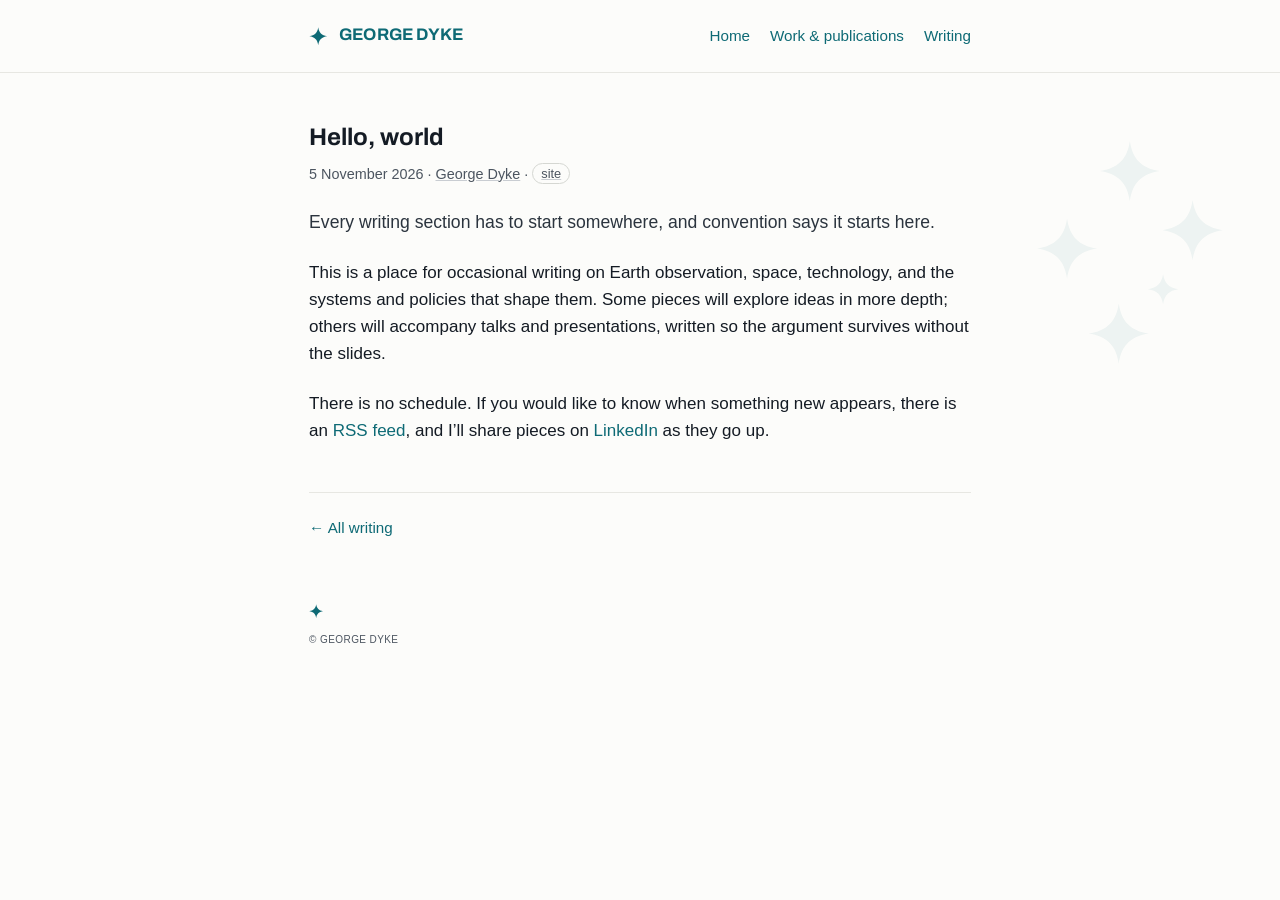
<file: writing/hello-world/index.html>
<!DOCTYPE html>
<html lang="en">

<head>
    <meta charset="utf-8">
    <title>Hello, world — George Dyke</title>

    <link rel="icon" type="image/svg+xml" href="/assets/favicon.svg">
    <link rel="icon" type="image/png" sizes="32x32" href="/assets/favicon-32.png">
    <link rel="apple-touch-icon" href="/assets/favicon-180.png">

    <meta name="viewport" content="width=device-width, initial-scale=1">
    <meta name="description"
        content="An experiment in writing things down, following interesting questions, and occasionally publishing the results.">
    <meta name="robots" content="index, follow">

    <!-- Canonical -->
    <link rel="canonical" href="https://georgedyke.com/writing/hello-world/">

    <!-- Social cards -->
    <meta property="og:title" content="Hello, world">
    <meta property="og:description"
        content="An experiment in writing things down, following interesting questions, and occasionally publishing the results.">
    <meta property="og:type" content="article">
    <meta property="og:url" content="https://georgedyke.com/writing/hello-world/">
    <meta property="og:image" content="https://georgedyke.com/assets/og.png">
    <meta property="og:image:width" content="1200">
    <meta property="og:image:height" content="630">
    <meta property="article:published_time" content="2026-11-05">
    <meta property="article:author" content="https://georgedyke.com/">
    <meta name="twitter:card" content="summary_large_image">

    <!-- Structured data -->
    <script type="application/ld+json">
    {
      "@context": "https://schema.org",
      "@type": "BlogPosting",
      "@id": "https://georgedyke.com/writing/hello-world/#article",
      "mainEntityOfPage": "https://georgedyke.com/writing/hello-world/",
      "url": "https://georgedyke.com/writing/hello-world/",
      "headline": "Hello, world",
      "description": "An experiment in writing things down, following interesting questions, and occasionally publishing the results.",
      "datePublished": "2026-11-05",
      "dateModified": "2026-11-05",
      "inLanguage": "en",
      "isPartOf": { "@id": "https://georgedyke.com/writing/#blog" },
      "author": { "@id": "https://georgedyke.com/#person" },
      "publisher": { "@id": "https://georgedyke.com/#person" },
      "image": "https://georgedyke.com/assets/og.png",
      "keywords": "site"
    }
    </script>

    <!-- Wordmark font -->
    <link rel="preconnect" href="https://fonts.googleapis.com">
    <link rel="preconnect" href="https://fonts.gstatic.com" crossorigin>
    <link href="https://fonts.googleapis.com/css2?family=Archivo:wght@700&display=swap" rel="stylesheet">

    <!-- Shared styles -->
    <link rel="stylesheet" href="/assets/site.css">
    <link rel="alternate" type="application/rss+xml" title="George Dyke — Writing" href="/writing/feed.xml">
</head>

<body>
    <header class="site-header">
        <div class="inner">
            <a class="lockup" href="/">
                <svg viewBox="-50 -50 100 100" aria-hidden="true" focusable="false">
                    <path d="M0 -48 C4 -19 19 -4 48 0 C19 4 4 19 0 48 C-4 19 -19 4 -48 0 C-19 -4 -4 -19 0 -48 Z" fill="#0E6A75"></path>
                </svg>
                GEORGE&nbsp;DYKE
            </a>
            <nav>
                <a href="/">Home</a>
                <a href="/work/">Work &amp; publications</a>
                <a href="/writing/" aria-current="page">Writing</a>
            </nav>
        </div>
    </header>

    <div class="hero-mark" aria-hidden="true">
        <svg viewBox="0 0 130 150" focusable="false">
            <g fill="#0E6A75"><path d="M60 103.7 C61.4 113.5 66.5 118.6 76.3 120 C66.5 121.4 61.4 126.5 60 136.3 C58.6 126.5 53.5 121.4 43.7 120 C53.5 118.6 58.6 113.5 60 103.7 Z"></path><path d="M66 15.7 C67.4 25.5 72.5 30.6 82.3 32 C72.5 33.4 67.4 38.5 66 48.3 C64.6 38.5 59.5 33.4 49.7 32 C59.5 30.6 64.6 25.5 66 15.7 Z"></path><path d="M32 57.7 C33.4 67.5 38.5 72.6 48.3 74 C38.5 75.4 33.4 80.5 32 90.3 C30.6 80.5 25.5 75.4 15.7 74 C25.5 72.6 30.6 67.5 32 57.7 Z"></path><path d="M100 47.7 C101.4 57.5 106.5 62.6 116.3 64 C106.5 65.4 101.4 70.5 100 80.3 C98.6 70.5 93.5 65.4 83.7 64 C93.5 62.6 98.6 57.5 100 47.7 Z"></path><path d="M84 87.8 C84.7 92.8 87.2 95.3 92.2 96 C87.2 96.7 84.7 99.2 84 104.2 C83.3 99.2 80.8 96.7 75.8 96 C80.8 95.3 83.3 92.8 84 87.8 Z"></path></g>
        </svg>
    </div>

    <main class="container">
        <article>
            <header>
                <h1>Hello, world</h1>
                <span class="meta">
                    <time datetime="2026-11-05">5 November 2026</time> ·
                    <a href="/">George Dyke</a> ·
                    <a class="tag" href="/writing/?tag=site">site</a>
                </span>
            </header>

            <p class="lede">
                Every writing section has to start somewhere, and convention says it starts here.
            </p>

            <p>
                This is a place for occasional writing on Earth observation, space, technology, and
                the systems and policies that shape them. Some pieces will explore ideas in more
                depth; others will accompany talks and presentations, written so the argument
                survives without the slides.
            </p>

            <p>
                There is no schedule. If you would like to know when something new appears, there is
                an <a href="/writing/feed.xml">RSS feed</a>, and I&rsquo;ll share pieces on
                <a href="https://www.linkedin.com/in/georgedyke/" target="_blank" rel="noopener">LinkedIn</a>
                as they go up.
            </p>

            <nav class="post-nav">
                <a href="/writing/">&larr; All writing</a>
            </nav>
        </article>

        <footer>
            <svg viewBox="-50 -50 100 100" aria-hidden="true" focusable="false">
                <path d="M0 -48 C4 -19 19 -4 48 0 C19 4 4 19 0 48 C-4 19 -19 4 -48 0 C-19 -4 -4 -19 0 -48 Z" fill="#0E6A75"></path>
            </svg>
            © George Dyke
        </footer>
    </main>
<!-- Cloudflare Web Analytics --><script type='module' src='https://static.cloudflareinsights.com/beacon.min.js' data-cf-beacon='{"token": "c4d948224bc54eba8bc212570ffcdeda"}'></script><!-- End Cloudflare Web Analytics -->
</body>

</html>
</file>
<file: assets/site.css>
/* georgedyke.com — shared styles. Keep it simple. */

body {
    margin: 0;
    font-family: -apple-system, "Segoe UI", Helvetica, Arial, sans-serif;
    font-size: 17px;
    line-height: 1.6;
    color: #141B24;
    background: #FCFCFA;
}

a {
    color: #0E6A75;
    text-decoration: none;
}

a:hover {
    text-decoration: underline;
}

:focus-visible {
    outline: 2px solid #0E6A75;
    outline-offset: 2px;
}

/* Header */

.site-header {
    border-bottom: 1px solid #E7E7E2;
}

.site-header .inner {
    max-width: 70ch;
    margin: 0 auto;
    padding: 1.4rem 1.5rem;
    display: flex;
    align-items: center;
    justify-content: space-between;
    gap: 1rem 1.5rem;
    flex-wrap: wrap;
}

.lockup {
    display: inline-flex;
    align-items: center;
    gap: 0.7em;
    font-family: Archivo, -apple-system, "Segoe UI", Helvetica, Arial, sans-serif;
    font-weight: 700;
    font-size: 1.05rem;
    letter-spacing: 0.005em;
    color: #0E6A75;
}

.lockup:hover {
    text-decoration: none;
}

.lockup svg {
    width: 1.1em;
    height: 1.1em;
    display: block;
}

.site-header nav {
    display: flex;
    gap: 1.25rem;
    font-size: 0.95rem;
}

/* Layout */

.container {
    max-width: 70ch;
    padding: 3rem 1.5rem 3.5rem;
    margin: 0 auto;
}

/* Keep header and text above the watermark */
.site-header,
.container {
    position: relative;
    z-index: 1;
}

.hero-mark {
    position: fixed;
    top: 7rem;
    right: 2rem;
    width: 15rem;
    opacity: 0.06;
    pointer-events: none;
    user-select: none;
    z-index: 0;
}

.hero-mark svg {
    width: 100%;
    height: auto;
    display: block;
}

/* Tone it down on small screens */
@media (max-width: 700px) {
    .hero-mark {
        width: 8rem;
        top: 6rem;
        right: 1rem;
        opacity: 0.05;
    }
}

/* Type */

h1 {
    font-family: Archivo, -apple-system, "Segoe UI", Helvetica, Arial, sans-serif;
    font-weight: 700;
    font-size: 1.5rem;
    line-height: 1.35;
    margin: 0;
}

h2 {
    font-family: Archivo, -apple-system, "Segoe UI", Helvetica, Arial, sans-serif;
    font-weight: 700;
    font-size: 1.15rem;
    line-height: 1.35;
    margin: 2.6rem 0 0;
}

h3 {
    font-family: Archivo, -apple-system, "Segoe UI", Helvetica, Arial, sans-serif;
    font-weight: 700;
    font-size: 1rem;
    margin: 2.6rem 0 0;
}

p {
    margin: 1.4rem 0 0;
    text-wrap: pretty;
}

.note {
    color: #4C5560;
    font-size: 0.9rem;
}

/* Home page link list */

ul.links {
    list-style: none;
    padding: 0;
    margin: 2.2rem 0 0;
}

ul.links li {
    margin: 0.55rem 0;
}

ul.links .what {
    color: #4C5560;
    font-size: 0.9rem;
}

/* Work & publications */

ul.pubs {
    list-style: none;
    padding: 0;
    margin: 0.8rem 0 0;
}

ul.pubs li {
    margin: 1.1rem 0 0;
}

ul.pubs .desc {
    display: block;
    margin-top: 0.2rem;
    font-size: 0.95rem;
}

ul.pubs .meta {
    display: block;
    color: #4C5560;
    font-size: 0.9rem;
}

/* Writing index */

ul.posts {
    list-style: none;
    padding: 0;
    margin: 2.2rem 0 0;
}

ul.posts li {
    margin: 1.4rem 0 0;
}

ul.posts .title {
    font-family: Archivo, -apple-system, "Segoe UI", Helvetica, Arial, sans-serif;
    font-weight: 700;
    font-size: 1.05rem;
}

ul.posts .summary {
    display: block;
    margin-top: 0.2rem;
    font-size: 0.95rem;
}

ul.posts .meta {
    display: block;
    color: #4C5560;
    font-size: 0.9rem;
}

/* Article pages */

article .meta {
    display: block;
    margin-top: 0.6rem;
    color: #4C5560;
    font-size: 0.9rem;
}

article .meta a {
    color: inherit;
    text-decoration: underline;
    text-decoration-color: #C9CDD2;
}

article .lede {
    font-size: 1.1rem;
    color: #2B343E;
}

article ul,
article ol {
    margin: 1.2rem 0 0;
    padding-left: 1.4rem;
}

article li {
    margin: 0.4rem 0 0;
}

article blockquote {
    margin: 1.4rem 0 0;
    padding-left: 1.1rem;
    border-left: 3px solid #E7E7E2;
    color: #4C5560;
}

article figure {
    margin: 1.8rem 0 0;
}

article figure img {
    max-width: 100%;
    height: auto;
    display: block;
}

article figcaption {
    margin-top: 0.5rem;
    color: #4C5560;
    font-size: 0.9rem;
}

article figure.caption-centred figcaption {
    font-style: italic;
    text-align: center;
}

article hr {
    border: 0;
    border-top: 1px solid #E7E7E2;
    margin: 2.6rem 0 0;
}

article code {
    font-family: ui-monospace, SFMono-Regular, Menlo, Consolas, monospace;
    font-size: 0.9em;
    background: #F1F1EC;
    padding: 0.1em 0.35em;
    border-radius: 3px;
}

article pre {
    margin: 1.4rem 0 0;
    padding: 1rem 1.1rem;
    background: #F1F1EC;
    border-radius: 4px;
    overflow-x: auto;
    font-size: 0.9rem;
    line-height: 1.5;
}

article pre code {
    background: none;
    padding: 0;
    font-size: inherit;
}

.post-nav {
    margin-top: 3rem;
    padding-top: 1.4rem;
    border-top: 1px solid #E7E7E2;
    font-size: 0.95rem;
}

/* Footer */

footer {
    margin-top: 4rem;
    font-size: 0.85rem;
    color: #4C5560;
    font-variant-caps: all-small-caps;
    letter-spacing: 0.03em;
}

footer svg {
    width: 0.9rem;
    height: 0.9rem;
    display: block;
    margin-bottom: 0.6rem;
}

/* Writing filters */

.visually-hidden {
    position: absolute;
    width: 1px;
    height: 1px;
    overflow: hidden;
    clip: rect(0 0 0 0);
    white-space: nowrap;
}

.filters {
    margin-top: 2rem;
}

.filters .search input {
    box-sizing: border-box;
    width: 100%;
    font: inherit;
    font-size: 0.95rem;
    padding: 0.5rem 0.7rem;
    border: 1px solid #D5D7D2;
    border-radius: 4px;
    background: #fff;
    color: inherit;
}

.filters .search input:focus-visible {
    border-color: #0E6A75;
}

ul.tags {
    list-style: none;
    padding: 0;
    margin: 0.8rem 0 0;
    display: flex;
    flex-wrap: wrap;
    gap: 0.4rem 0.5rem;
    font-size: 0.85rem;
}

ul.tags a,
a.tag {
    display: inline-block;
    padding: 0.1rem 0.55rem;
    border: 1px solid #D5D7D2;
    border-radius: 999px;
    color: #4C5560;
    line-height: 1.5;
}

ul.tags a:hover,
a.tag:hover {
    text-decoration: none;
    border-color: #0E6A75;
    color: #0E6A75;
}

ul.tags a[aria-current="true"] {
    background: #0E6A75;
    border-color: #0E6A75;
    color: #fff;
}

a.tag {
    font-size: 0.8rem;
    padding: 0 0.5rem;
    vertical-align: 0.1em;
}

.filter-status {
    margin: 0.6rem 0 0;
    color: #4C5560;
    font-size: 0.85rem;
    min-height: 1.4em;
}

ul.posts + .note {
    margin-top: 2.2rem;
}

/* Small inline figure (e.g. a report cover) */
article figure.small {
    max-width: 14rem;
}

article .brief {
    padding: 1rem 1.2rem;
    background: #F1F1EC;
    border-radius: 4px;
    font-size: 0.95rem;
}

article figure.centred {
    margin-left: auto;
    margin-right: auto;
    text-align: center;
}

/* Article tables */
article table {
    width: 100%;
    margin: 1.4rem 0 0;
    border-collapse: collapse;
    font-size: 0.9rem;
    line-height: 1.45;
}

article th,
article td {
    text-align: left;
    vertical-align: top;
    padding: 0.55rem 0.6rem;
    border-top: 1px solid #E7E7E2;
}

article th {
    font-family: Archivo, -apple-system, "Segoe UI", Helvetica, Arial, sans-serif;
    font-weight: 700;
    font-size: 0.85rem;
    border-top: 0;
    border-bottom: 2px solid #D5D7D2;
}

@media (max-width: 700px) {
    article table {
        display: block;
        overflow-x: auto;
    }
}
</file>
